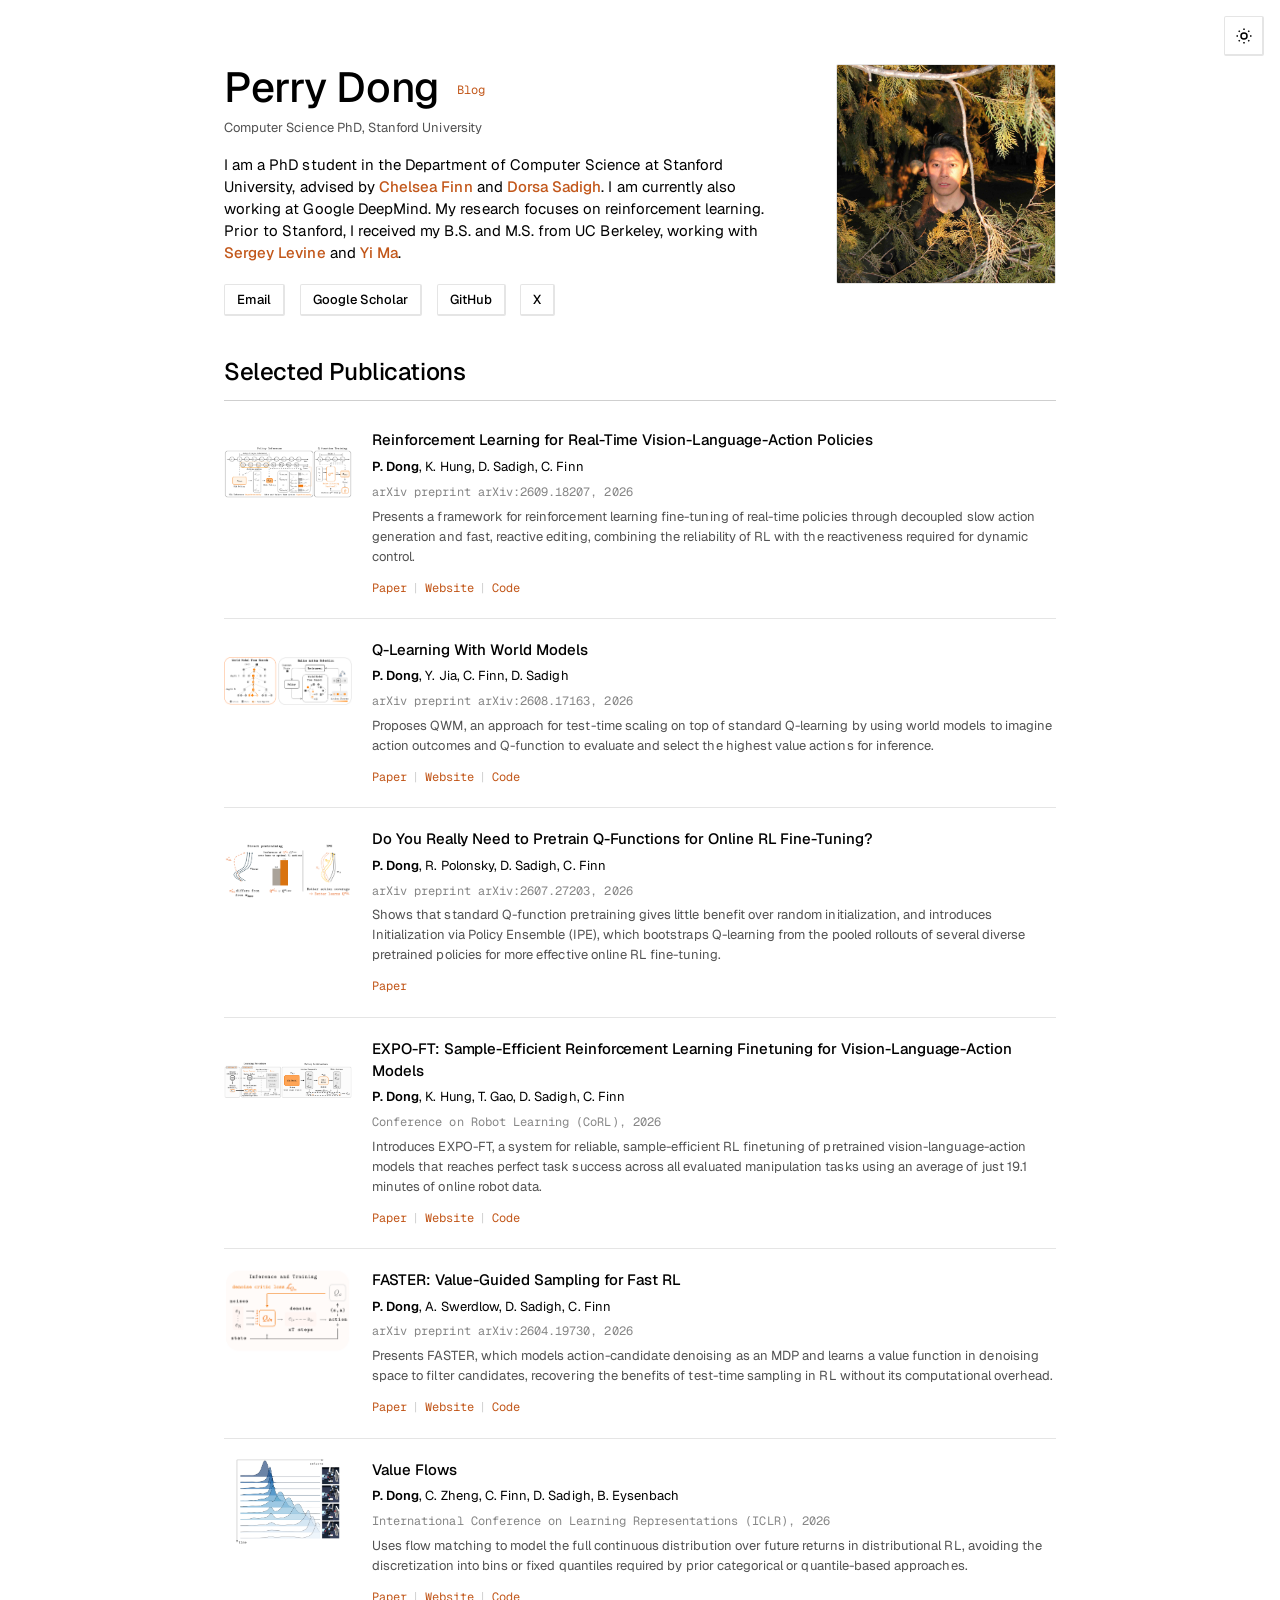
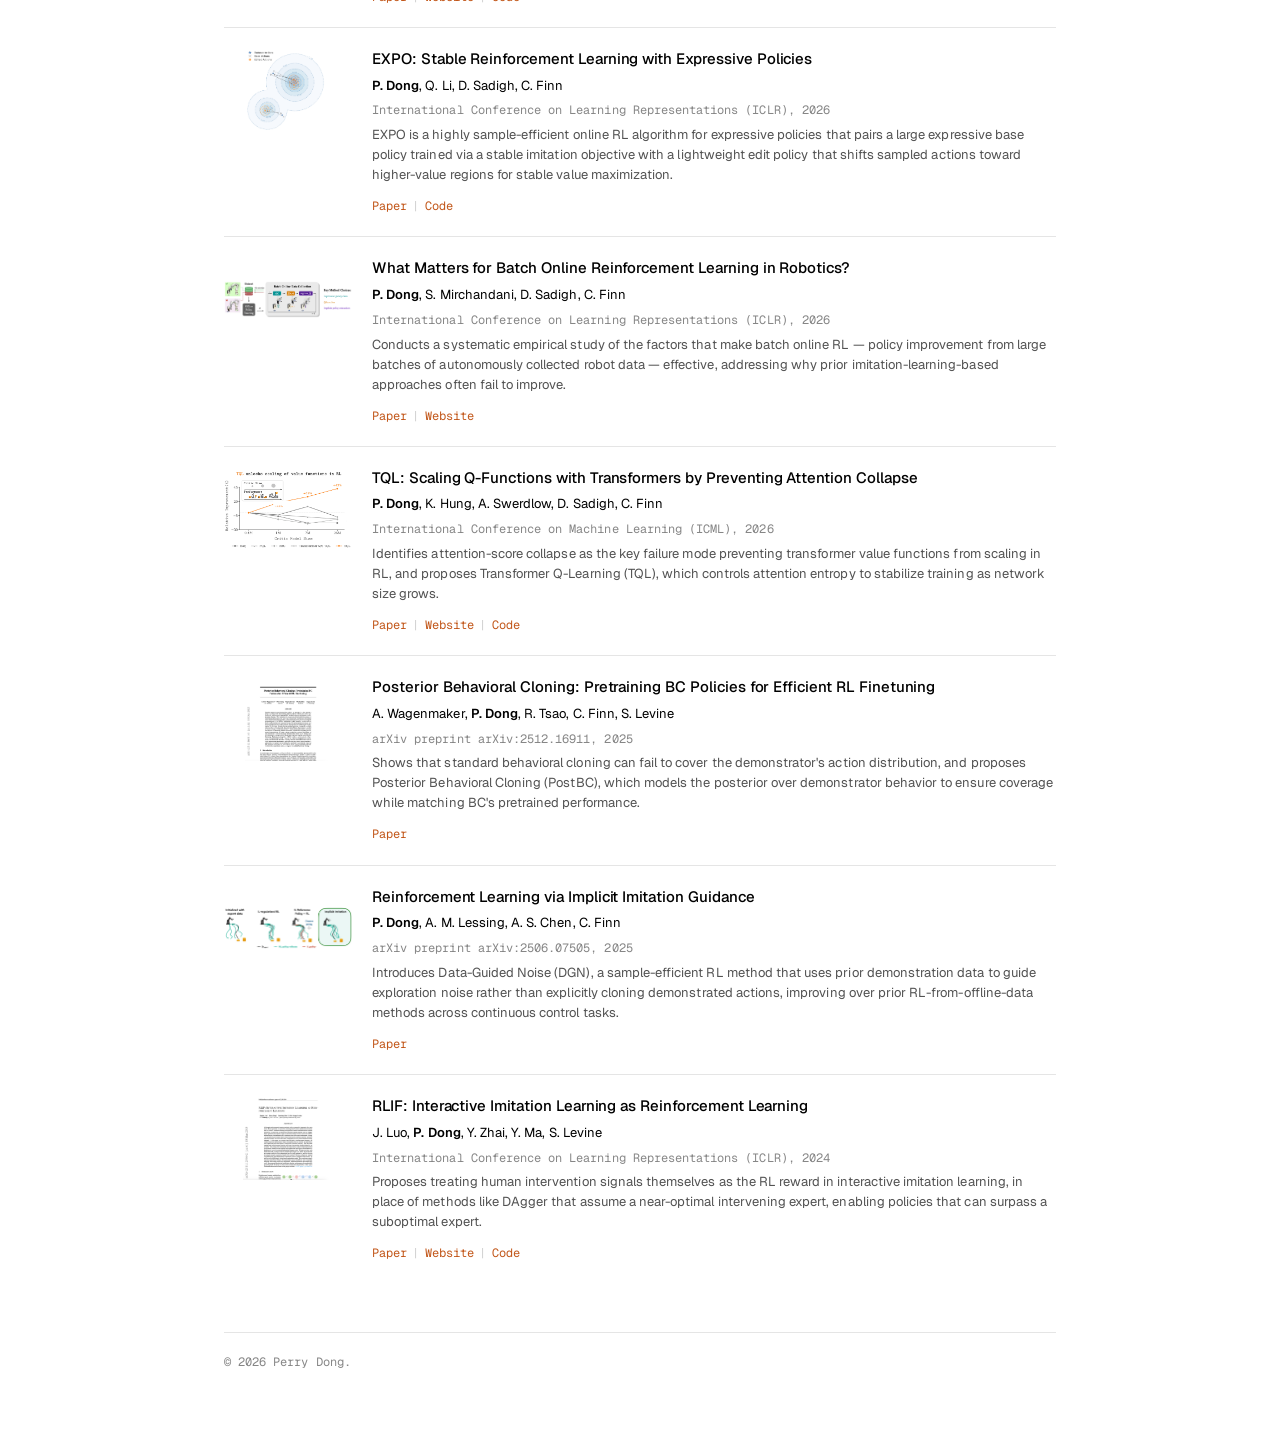
<file: index.html>
<!DOCTYPE html>
<html lang="en">
<head>
<meta charset="UTF-8">
<meta name="viewport" content="width=device-width, initial-scale=1.0">
<title>Perry Dong</title>
<meta name="description" content="Personal academic homepage of Perry Dong.">
<link rel="preconnect" href="https://fonts.googleapis.com">
<link rel="preconnect" href="https://fonts.gstatic.com" crossorigin>
<link href="https://fonts.googleapis.com/css2?family=Geist:wght@400;500;600&family=Geist+Mono:wght@400;500&display=swap" rel="stylesheet">
<link rel="stylesheet" href="style.css">
<link rel="icon" href="assets/favicon.svg" type="image/svg+xml">
</head>
<body>

<button id="theme-toggle" aria-label="Toggle dark mode" title="Toggle dark mode">
  <svg id="icon-sun" viewBox="0 0 24 24" fill="none" stroke="currentColor" stroke-width="2"><circle cx="12" cy="12" r="4"/><path d="M12 2v2M12 20v2M4.93 4.93l1.41 1.41M17.66 17.66l1.41 1.41M2 12h2M20 12h2M6.34 17.66l-1.41 1.41M19.07 4.93l-1.41 1.41"/></svg>
  <svg id="icon-moon" viewBox="0 0 24 24" fill="none" stroke="currentColor" stroke-width="2"><path d="M21 12.79A9 9 0 1 1 11.21 3 7 7 0 0 0 21 12.79Z"/></svg>
</button>

<div class="wrap">

  <header class="hero">
    <div class="hero-text">
      <h1>Perry Dong <a href="blog.html" class="blog-link">Blog</a></h1>
      <p class="tagline">Computer Science PhD, Stanford University</p>
      <p class="intro">
        I am a PhD student in the Department of Computer Science at Stanford University, advised by
        <a href="https://ai.stanford.edu/~cbfinn/">Chelsea Finn</a> and <a href="https://dorsa.fyi/">Dorsa Sadigh</a>. I am currently also working at Google DeepMind. My research focuses on reinforcement learning. Prior to
        Stanford, I received my B.S. and M.S. from UC Berkeley,
        working with <a href="https://people.eecs.berkeley.edu/~svlevine/">Sergey Levine</a> and <a href="https://www.ai.hku.hk/people/academic-staff/mayi">Yi Ma</a>.
      </p>

      <nav class="links" aria-label="Contact and profile links">
        <a href="mailto:perryd@stanford.edu">Email</a>
        <a href="https://scholar.google.com/citations?user=3Eu7CagAAAAJ&hl=en">Google Scholar</a>
        <a href="https://github.com/pd-perry">GitHub</a>
        <a href="https://x.com/perryadong">X</a>
      </nav>
    </div>

    <div class="hero-photo">
      <img src="perrydong.jpg" alt="Profile photo" width="220" height="220">
    </div>
  </header>

  <!-- <nav class="sections-nav" aria-label="Page sections">
    <a href="#publications">Publications</a>
  </nav> -->

  <main>

    <section id="publications">
      <h2>Selected Publications</h2>

      <article class="pub">
        <div class="pub-thumb"><img src="figures/real-time_expo-ft.png" alt="Real-Time EXPO-FT figure"></div>
        <div class="pub-body">
          <h3>Reinforcement Learning for Real-Time Vision-Language-Action Policies</h3>
          <p class="pub-authors"><strong>P. Dong</strong>, K. Hung, D. Sadigh, C. Finn</p>
          <p class="pub-venue">arXiv preprint arXiv:2609.18207, 2026</p>
          <p class="pub-abstract">Presents a framework for reinforcement
learning fine-tuning of real-time policies through decoupled slow action generation and fast, reactive editing, combining the reliability of RL with the reactiveness required for dynamic control.</p>
          <div class="pub-links">
            <a href="https://arxiv.org/abs/2609.18207">Paper</a> <span class="pub-sep">|</span> <a href="https://pd-perry.github.io/real-time-expo-ft/">Website</a> <span class="pub-sep">|</span> <a href="https://github.com/pd-perry/expo-ft">Code</a>
          </div>
        </div>
      </article>

      <article class="pub">
        <div class="pub-thumb"><img src="figures/qwm.png" alt="Q-Learning With World Models figure"></div>
        <div class="pub-body">
          <h3>Q-Learning With World Models</h3>
          <p class="pub-authors"><strong>P. Dong</strong>, Y. Jia, C. Finn, D. Sadigh</p>
          <p class="pub-venue">arXiv preprint arXiv:2608.17163, 2026</p>
          <p class="pub-abstract">Proposes QWM, an approach for test-time scaling on top of standard Q-learning by using world models to imagine action outcomes and Q-function to evaluate and select the highest value actions for inference.</p>
          <div class="pub-links">
            <a href="https://arxiv.org/abs/2608.17163">Paper</a> <span class="pub-sep">|</span> <a href="https://pd-perry.github.io/qwm/">Website</a> <span class="pub-sep">|</span> <a href="#">Code</a>          </div>
        </div>
      </article>

      <article class="pub">
        <div class="pub-thumb"><img src="figures/ipe.png" alt="Do You Really Need to Pretrain Q-Functions for Online RL Fine-Tuning? figure"></div>
        <div class="pub-body">
          <h3>Do You Really Need to Pretrain Q-Functions for Online RL Fine-Tuning?</h3>
          <p class="pub-authors"><strong>P. Dong</strong>, R. Polonsky, D. Sadigh, C. Finn</p>
          <p class="pub-venue">arXiv preprint arXiv:2607.27203, 2026</p>
          <p class="pub-abstract">Shows that standard Q-function pretraining gives little benefit over random initialization, and introduces Initialization via Policy Ensemble (IPE), which bootstraps Q-learning from the pooled rollouts of several diverse pretrained policies for more effective online RL fine-tuning. </p>
          <div class="pub-links">
            <a href="https://arxiv.org/abs/2607.27203">Paper</a>        </div>
        </div>
      </article>

      <article class="pub">
        <div class="pub-thumb"><img src="figures/expo-ft.png" alt="EXPO-FT figure"></div>
        <div class="pub-body">
          <h3>EXPO-FT: Sample-Efficient Reinforcement Learning Finetuning for Vision-Language-Action Models</h3>
          <p class="pub-authors"><strong>P. Dong</strong>, K. Hung, T. Gao, D. Sadigh, C. Finn</p>
          <p class="pub-venue">Conference on Robot Learning (CoRL), 2026</p>
          <p class="pub-abstract">Introduces EXPO-FT, a system for reliable, sample-efficient RL finetuning of pretrained vision-language-action models that reaches perfect task success across all evaluated manipulation tasks using an average of just 19.1 minutes of online robot data.</p>
          <div class="pub-links">
            <a href="https://arxiv.org/abs/2605.25477">Paper</a> <span class="pub-sep">|</span> <a href="https://pd-perry.github.io/expo-ft/">Website</a> <span class="pub-sep">|</span> <a href="https://github.com/pd-perry/expo-ft">Code</a>          </div>
        </div>
      </article>

      <article class="pub">
        <div class="pub-thumb"><img src="figures/faster.png" alt="FASTER figure"></div>
        <div class="pub-body">
          <h3>FASTER: Value-Guided Sampling for Fast RL</h3>
          <p class="pub-authors"><strong>P. Dong</strong>, A. Swerdlow, D. Sadigh, C. Finn</p>
          <p class="pub-venue">arXiv preprint arXiv:2604.19730, 2026</p>
          <p class="pub-abstract">Presents FASTER, which models action-candidate denoising as an MDP and learns a value function in denoising space to filter candidates, recovering the benefits of test-time sampling in RL without its computational overhead.</p>
          <div class="pub-links">
            <a href="https://arxiv.org/abs/2604.19730">Paper</a> <span class="pub-sep">|</span> <a href="https://pd-perry.github.io/faster/">Website</a> <span class="pub-sep">|</span> <a href="https://github.com/alexanderswerdlow/faster">Code</a>          </div>
        </div>
      </article>

      <article class="pub">
        <div class="pub-thumb"><img src="figures/value_flows.jpg" alt="Value Flows figure"></div>
        <div class="pub-body">
          <h3>Value Flows</h3>
          <p class="pub-authors"><strong>P. Dong</strong>, C. Zheng, C. Finn, D. Sadigh, B. Eysenbach</p>
          <p class="pub-venue">International Conference on Learning Representations (ICLR), 2026</p>
          <p class="pub-abstract">Uses flow matching to model the full continuous distribution over future returns in distributional RL, avoiding the discretization into bins or fixed quantiles required by prior categorical or quantile-based approaches.</p>
          <div class="pub-links">
            <a href="https://arxiv.org/abs/2510.07650">Paper</a> <span class="pub-sep">|</span> <a href="https://pd-perry.github.io/value-flows">Website</a> <span class="pub-sep">|</span> <a href="https://github.com/chongyi-zheng/value-flows">Code</a>          </div>
        </div>
      </article>

      <article class="pub">
        <div class="pub-thumb"><img src="figures/expo.png" alt="EXPO figure"></div>
        <div class="pub-body">
          <h3>EXPO: Stable Reinforcement Learning with Expressive Policies</h3>
          <p class="pub-authors"><strong>P. Dong</strong>, Q. Li, D. Sadigh, C. Finn</p>
          <p class="pub-venue">International Conference on Learning Representations (ICLR), 2026</p>
          <p class="pub-abstract">EXPO is a highly sample-efficient online RL algorithm for expressive policies that pairs a large expressive base policy trained via a stable imitation objective with a lightweight edit policy that shifts sampled actions toward higher-value regions for stable value maximization.</p>
          <div class="pub-links">
            <a href="https://arxiv.org/abs/2507.07986">Paper</a> <span class="pub-sep">|</span> <a href="https://github.com/pd-perry/EXPO">Code</a>          </div>
        </div>
      </article>

      <article class="pub">
        <div class="pub-thumb"><img src="figures/batch_online_rl.png" alt="What Matters for Batch Online Reinforcement Learning in Robotics? figure"></div>
        <div class="pub-body">
          <h3>What Matters for Batch Online Reinforcement Learning in Robotics?</h3>
          <p class="pub-authors"><strong>P. Dong</strong>, S. Mirchandani, D. Sadigh, C. Finn</p>
          <p class="pub-venue">International Conference on Learning Representations (ICLR), 2026</p>
          <p class="pub-abstract">Conducts a systematic empirical study of the factors that make batch online RL — policy improvement from large batches of autonomously collected robot data — effective, addressing why prior imitation-learning-based approaches often fail to improve.</p>
          <div class="pub-links">
            <a href="https://arxiv.org/abs/2505.08078">Paper</a> <span class="pub-sep">|</span> <a href="https://pd-perry.github.io/batch-online-rl/">Website</a>         </div>
        </div>
      </article>

      <article class="pub">
        <div class="pub-thumb"><img src="figures/tql.jpg" alt="TQL figure"></div>
        <div class="pub-body">
          <h3>TQL: Scaling Q-Functions with Transformers by Preventing Attention Collapse</h3>
          <p class="pub-authors"><strong>P. Dong</strong>, K. Hung, A. Swerdlow, D. Sadigh, C. Finn</p>
          <p class="pub-venue">International Conference on Machine Learning (ICML), 2026</p>
          <p class="pub-abstract">Identifies attention-score collapse as the key failure mode preventing transformer value functions from scaling in RL, and proposes Transformer Q-Learning (TQL), which controls attention entropy to stabilize training as network size grows.</p>
          <div class="pub-links">
            <a href="https://arxiv.org/abs/2602.01439">Paper</a> <span class="pub-sep">|</span> <a href="https://pd-perry.github.io/transformer-q-learning/">Website</a> <span class="pub-sep">|</span> <a href="https://github.com/pd-perry/TQL">Code</a>          </div>
        </div>
      </article>

      <article class="pub">
        <div class="pub-thumb"><img src="figures/postbc.png" alt="Posterior Behavioral Cloning figure"></div>
        <div class="pub-body">
          <h3>Posterior Behavioral Cloning: Pretraining BC Policies for Efficient RL Finetuning</h3>
          <p class="pub-authors">A. Wagenmaker, <strong>P. Dong</strong>, R. Tsao, C. Finn, S. Levine</p>
          <p class="pub-venue">arXiv preprint arXiv:2512.16911, 2025</p>
          <p class="pub-abstract">Shows that standard behavioral cloning can fail to cover the demonstrator's action distribution, and proposes Posterior Behavioral Cloning (PostBC), which models the posterior over demonstrator behavior to ensure coverage while matching BC's pretrained performance.</p>
          <div class="pub-links">
            <a href="https://arxiv.org/abs/2512.16911">Paper</a>         </div>
        </div>
      </article>

      <article class="pub">
        <div class="pub-thumb"><img src="figures/rl_implicit.png" alt="Reinforcement Learning via Implicit Imitation Guidance figure"></div>
        <div class="pub-body">
          <h3>Reinforcement Learning via Implicit Imitation Guidance</h3>
          <p class="pub-authors"><strong>P. Dong</strong>, A. M. Lessing, A. S. Chen, C. Finn</p>
          <p class="pub-venue">arXiv preprint arXiv:2506.07505, 2025</p>
          <p class="pub-abstract">Introduces Data-Guided Noise (DGN), a sample-efficient RL method that uses prior demonstration data to guide exploration noise rather than explicitly cloning demonstrated actions, improving over prior RL-from-offline-data methods across continuous control tasks.</p>
          <div class="pub-links">
            <a href="https://arxiv.org/abs/2506.07505">Paper</a>         </div>
        </div>
      </article>


      <article class="pub">
        <div class="pub-thumb"><img src="figures/rlif.png" alt="RLIF figure"></div>
        <div class="pub-body">
          <h3>RLIF: Interactive Imitation Learning as Reinforcement Learning</h3>
          <p class="pub-authors">J. Luo, <strong>P. Dong</strong>, Y. Zhai, Y. Ma, S. Levine</p>
          <p class="pub-venue">International Conference on Learning Representations (ICLR), 2024</p>
          <p class="pub-abstract">Proposes treating human intervention signals themselves as the RL reward in interactive imitation learning, in place of methods like DAgger that assume a near-optimal intervening expert, enabling policies that can surpass a suboptimal expert.</p>
          <div class="pub-links">
            <a href="https://arxiv.org/abs/2311.12996">Paper</a> <span class="pub-sep">|</span> <a href="https://rlif-page.github.io/">Website</a> <span class="pub-sep">|</span> <a href="https://github.com/pd-perry/RLIF">Code</a>          </div>
        </div>
      </article>



    </section>

  </main>

  <footer>
    <p>© 2026 Perry Dong.</p>
  </footer>

</div>

<script src="script.js"></script>
</body>
</html>
</file>
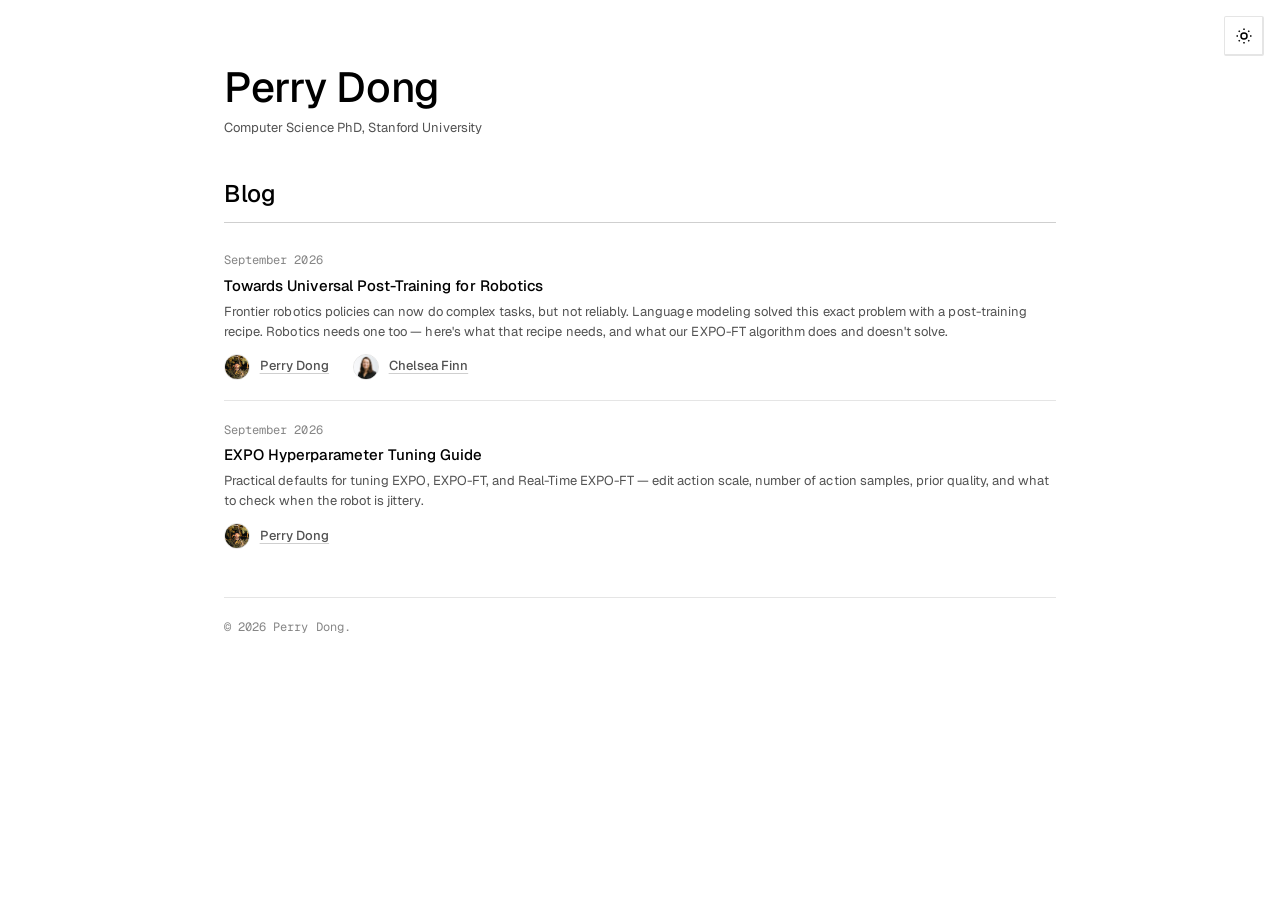
<file: blog.html>
<!DOCTYPE html>
<html lang="en">
<head>
<meta charset="UTF-8">
<meta name="viewport" content="width=device-width, initial-scale=1.0">
<title>Blog — Perry Dong</title>
<meta name="description" content="Blog posts by Perry Dong, PhD student in Computer Science at Stanford University.">
<link rel="preconnect" href="https://fonts.googleapis.com">
<link rel="preconnect" href="https://fonts.gstatic.com" crossorigin>
<link href="https://fonts.googleapis.com/css2?family=Geist:wght@400;500;600&family=Geist+Mono:wght@400;500&display=swap" rel="stylesheet">
<link rel="stylesheet" href="style.css">
<link rel="icon" href="assets/favicon.svg" type="image/svg+xml">
</head>
<body>

<button id="theme-toggle" aria-label="Toggle dark mode" title="Toggle dark mode">
  <svg id="icon-sun" viewBox="0 0 24 24" fill="none" stroke="currentColor" stroke-width="2"><circle cx="12" cy="12" r="4"/><path d="M12 2v2M12 20v2M4.93 4.93l1.41 1.41M17.66 17.66l1.41 1.41M2 12h2M20 12h2M6.34 17.66l-1.41 1.41M19.07 4.93l-1.41 1.41"/></svg>
  <svg id="icon-moon" viewBox="0 0 24 24" fill="none" stroke="currentColor" stroke-width="2"><path d="M21 12.79A9 9 0 1 1 11.21 3 7 7 0 0 0 21 12.79Z"/></svg>
</button>

<div class="wrap">

  <header class="blog-header">
    <h1><a href="index.html">Perry Dong</a></h1>
    <p class="tagline">Computer Science PhD, Stanford University</p>
  </header>

  <main>
    <section id="blog">
      <h2>Blog</h2>

      <article class="post">
        <div class="post-body">
          <p class="post-date">September 2026</p>
          <h3><a href="posts/post-training.html">Towards Universal Post-Training for Robotics</a></h3>
          <p class="post-excerpt">Frontier robotics policies can now do complex tasks, but not reliably. Language modeling solved this exact problem with a post-training recipe. Robotics needs one too &mdash; here's what that recipe needs, and what our EXPO-FT algorithm does and doesn't solve.</p>
          <div class="post-meta-authors post-card-authors">
            <a class="post-meta-author" href="index.html">
              <img src="perrydong.jpg" alt="Perry Dong" class="post-meta-avatar">
              <span class="post-meta-name">Perry Dong</span>
            </a>
            <a class="post-meta-author" href="https://ai.stanford.edu/~cbfinn/" target="_blank" rel="noopener">
              <img src="figures/blog/post_training/chelsea_finn.jpg" alt="Chelsea Finn" class="post-meta-avatar">
              <span class="post-meta-name">Chelsea Finn</span>
            </a>
          </div>
        </div>
      </article>

      <article class="post">
        <div class="post-body">
          <p class="post-date">September 2026</p>
          <h3><a href="posts/expo-tuning.html">EXPO Hyperparameter Tuning Guide</a></h3>
          <p class="post-excerpt">Practical defaults for tuning EXPO, EXPO-FT, and Real-Time EXPO-FT &mdash; edit action scale, number of action samples, prior quality, and what to check when the robot is jittery.</p>
          <div class="post-meta-authors post-card-authors">
            <a class="post-meta-author" href="index.html">
              <img src="perrydong.jpg" alt="Perry Dong" class="post-meta-avatar">
              <span class="post-meta-name">Perry Dong</span>
            </a>
          </div>
        </div>
      </article>
    </section>
  </main>

  <footer>
    <p>© 2026 Perry Dong.</p>
  </footer>

</div>

<script src="script.js"></script>
</body>
</html>
</file>
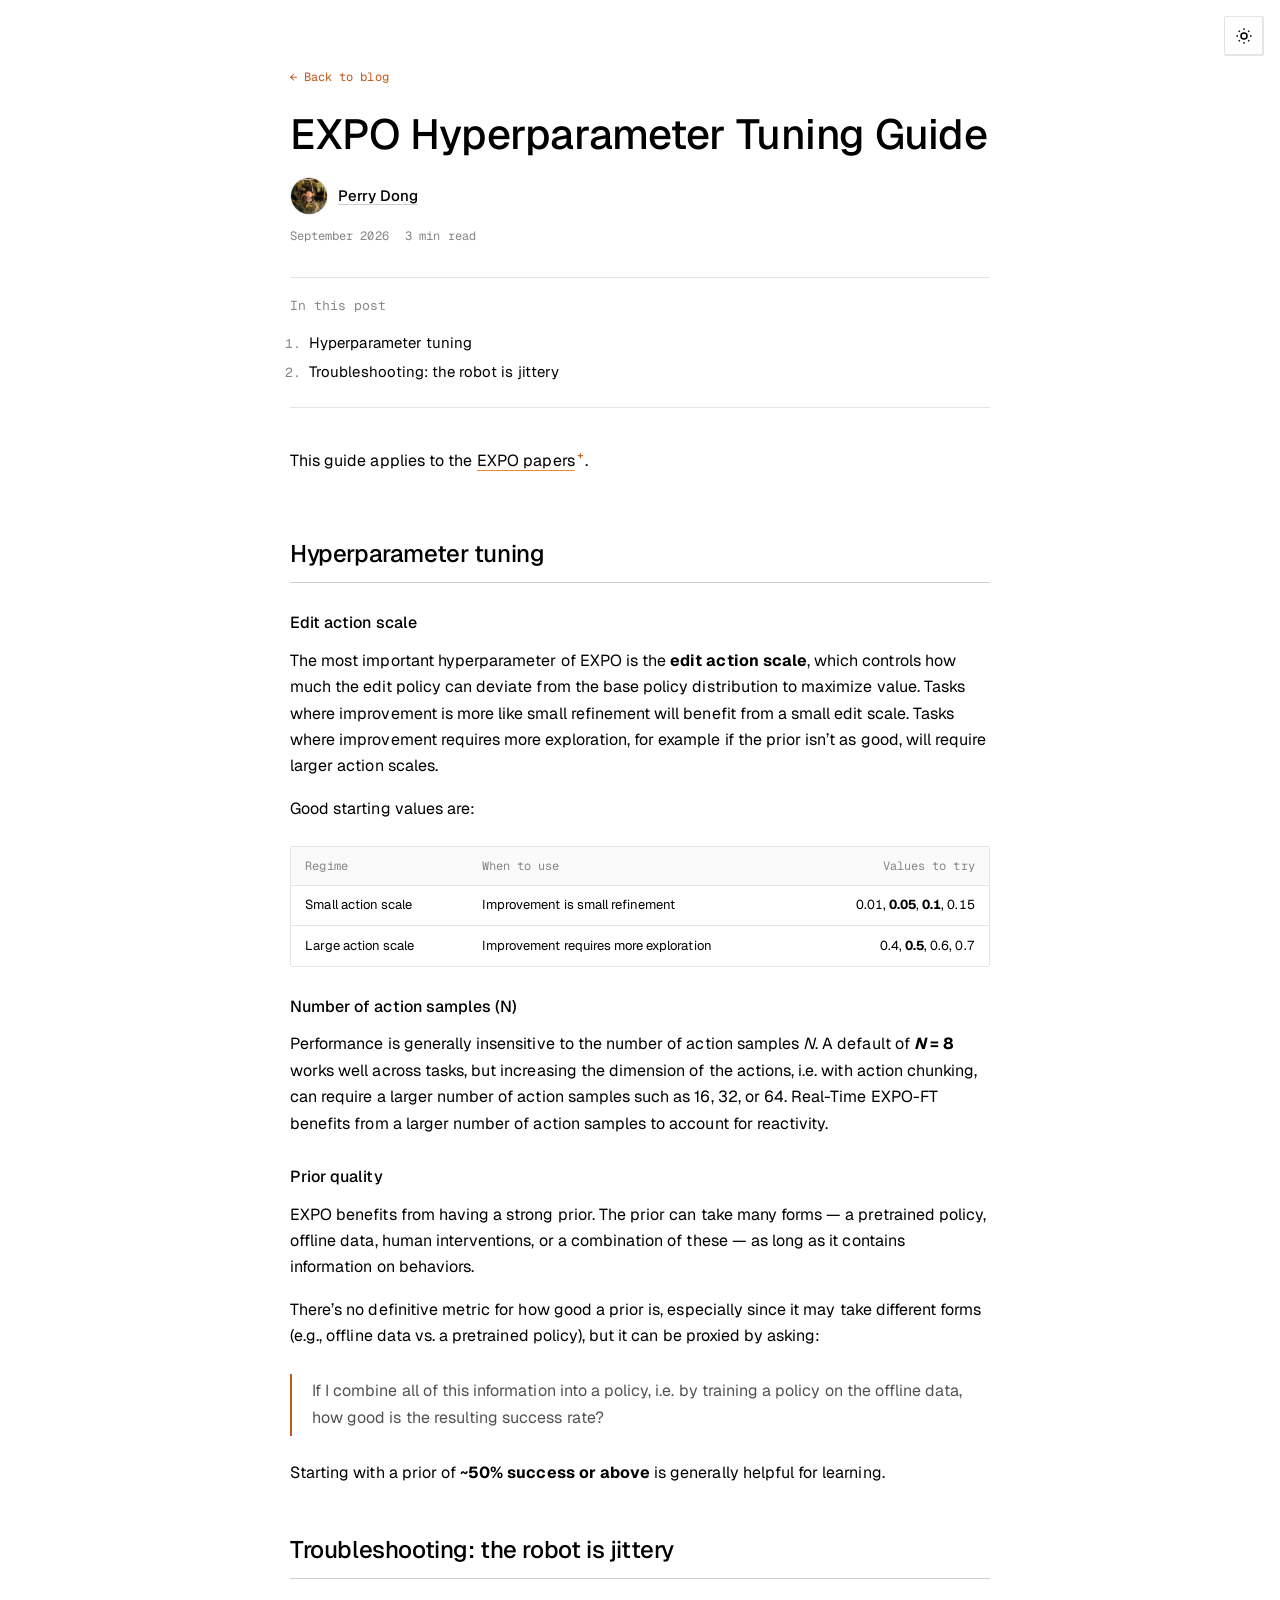
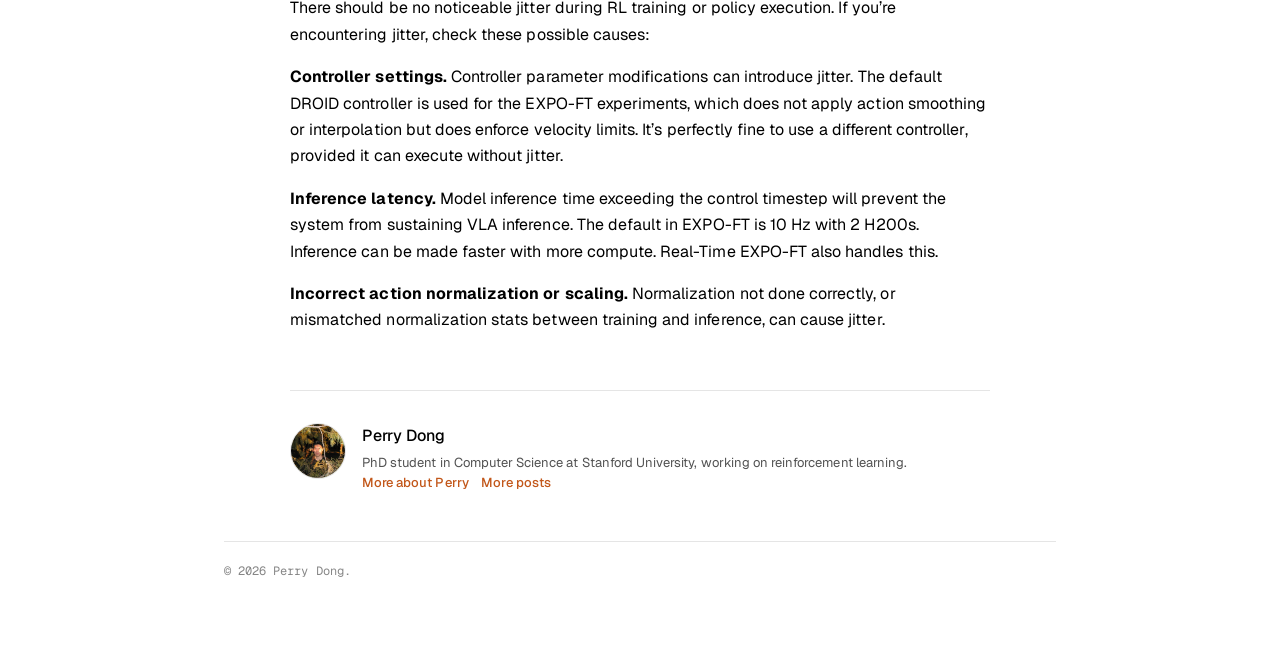
<file: posts/expo-tuning.html>
<!DOCTYPE html>
<html lang="en">
<head>
<meta charset="UTF-8">
<meta name="viewport" content="width=device-width, initial-scale=1.0">
<title>EXPO Hyperparameter Tuning Guide — Perry Dong</title>
<meta name="description" content="A practical guide to tuning EXPO, EXPO-FT, and Real-Time EXPO-FT: edit action scale, number of action samples, prior quality, and troubleshooting jitter. By Perry Dong, PhD student in Computer Science at Stanford University.">
<link rel="preconnect" href="https://fonts.googleapis.com">
<link rel="preconnect" href="https://fonts.gstatic.com" crossorigin>
<link href="https://fonts.googleapis.com/css2?family=Geist:wght@400;500;600&family=Geist+Mono:wght@400;500&display=swap" rel="stylesheet">
<link rel="stylesheet" href="../style.css">
<link rel="icon" href="../assets/favicon.svg" type="image/svg+xml">
</head>
<body>

<div class="reading-progress" id="reading-progress"></div>

<button id="theme-toggle" aria-label="Toggle dark mode" title="Toggle dark mode">
  <svg id="icon-sun" viewBox="0 0 24 24" fill="none" stroke="currentColor" stroke-width="2"><circle cx="12" cy="12" r="4"/><path d="M12 2v2M12 20v2M4.93 4.93l1.41 1.41M17.66 17.66l1.41 1.41M2 12h2M20 12h2M6.34 17.66l-1.41 1.41M19.07 4.93l-1.41 1.41"/></svg>
  <svg id="icon-moon" viewBox="0 0 24 24" fill="none" stroke="currentColor" stroke-width="2"><path d="M21 12.79A9 9 0 1 1 11.21 3 7 7 0 0 0 21 12.79Z"/></svg>
</button>

<button id="back-to-top" aria-label="Back to top" title="Back to top">
  <svg viewBox="0 0 24 24" fill="none" stroke="currentColor" stroke-width="2"><path d="M12 19V5M5 12l7-7 7 7"/></svg>
</button>

<div class="wrap">

  <main>
    <article class="post-page">
      <a href="../blog.html" class="back-link">&larr; Back to blog</a>
      <h1 class="post-title">EXPO Hyperparameter Tuning Guide</h1>

      <div class="post-meta">
        <div class="post-meta-authors">
          <a class="post-meta-author" href="../index.html">
            <img src="../perrydong.jpg" alt="Perry Dong" class="post-meta-avatar">
            <span class="post-meta-name">Perry Dong</span>
          </a>
        </div>
        <p class="post-date">September 2026 <span class="post-readtime">3 min read</span></p>
      </div>

      <nav class="post-toc" aria-label="Table of contents">
        <p class="post-toc-title">In this post</p>
        <ol>
          <li><a href="#hyperparameter-tuning">Hyperparameter tuning</a></li>
          <li><a href="#jitter">Troubleshooting: the robot is jittery</a></li>
        </ol>
      </nav>

      <div class="sidenote-wrap">
        <p>This guide applies to the <button type="button" class="sidenote-ref" aria-expanded="false" aria-controls="sn-expo">EXPO papers</button>.</p>
        <aside class="sidenote sidenote--wide" id="sn-expo" aria-label="Side note: EXPO papers">
          <div class="sidenote-inner">
            <div class="sidenote-body">
              <span class="sidenote-label">The EXPO papers</span>
              <p><a href="https://arxiv.org/abs/2507.07986">EXPO</a>: sample-efficient online reinforcement learning for expressive policies, pairing a base policy trained with imitation and a lightweight edit policy that shifts actions toward higher value.</p>
              <p><a href="https://arxiv.org/abs/2605.25477">EXPO-FT</a>: a framework for reinforcement learning fine-tuning of pretrained vision-language-action models on real robots using EXPO.</p>
              <p><a href="https://arxiv.org/abs/2609.18207">Real-Time EXPO-FT</a>: EXPO-FT for real-time execution by decoupling slow pretrained model action generation from fast, reactive editing for fast control and dynamic tasks.</p>
            </div>
          </div>
        </aside>
      </div>

      <h2 id="hyperparameter-tuning">Hyperparameter tuning</h2>

      <h3 id="edit-action-scale">Edit action scale</h3>

      <p>The most important hyperparameter of EXPO is the <strong>edit action scale</strong>, which controls how much the edit policy can deviate from the base policy distribution to maximize value. Tasks where improvement is more like small refinement will benefit from a small edit scale. Tasks where improvement requires more exploration, for example if the prior isn&rsquo;t as good, will require larger action scales.</p>

      <p>Good starting values are:</p>

      <div class="table-wrap">
        <table>
          <thead>
            <tr><th>Regime</th><th>When to use</th><th>Values to try</th></tr>
          </thead>
          <tbody>
            <tr><td>Small action scale</td><td>Improvement is small refinement</td><td>0.01, <strong>0.05</strong>, <strong>0.1</strong>, 0.15</td></tr>
            <tr><td>Large action scale</td><td>Improvement requires more exploration</td><td>0.4, <strong>0.5</strong>, 0.6, 0.7</td></tr>
          </tbody>
        </table>
      </div>

      <h3 id="action-samples">Number of action samples (N)</h3>

      <p>Performance is generally insensitive to the number of action samples <em>N</em>. A default of <strong><em>N</em> = 8</strong> works well across tasks, but increasing the dimension of the actions, i.e. with action chunking, can require a larger number of action samples such as 16, 32, or 64. Real-Time EXPO-FT benefits from a larger number of action samples to account for reactivity.</p>

      <h3 id="prior-quality">Prior quality</h3>

      <p>EXPO benefits from having a strong prior. The prior can take many forms &mdash; a pretrained policy, offline data, human interventions, or a combination of these &mdash; as long as it contains information on behaviors.</p>

      <p>There&rsquo;s no definitive metric for how good a prior is, especially since it may take different forms (e.g., offline data vs. a pretrained policy), but it can be proxied by asking:</p>

      <blockquote>
        <p>If I combine all of this information into a policy, i.e. by training a policy on the offline data, how good is the resulting success rate?</p>
      </blockquote>

      <p>Starting with a prior of <strong>~50% success or above</strong> is generally helpful for learning.</p>

      <h2 id="jitter">Troubleshooting: the robot is jittery</h2>

      <p>There should be no noticeable jitter during RL training or policy execution. If you&rsquo;re encountering jitter, check these possible causes:</p>

      <p><strong>Controller settings.</strong> Controller parameter modifications can introduce jitter. The default DROID controller is used for the EXPO-FT experiments, which does not apply action smoothing or interpolation but does enforce velocity limits. It&rsquo;s perfectly fine to use a different controller, provided it can execute without jitter.</p>

      <p><strong>Inference latency.</strong> Model inference time exceeding the control timestep will prevent the system from sustaining VLA inference. The default in EXPO-FT is 10 Hz with 2 H200s. Inference can be made faster with more compute. Real-Time EXPO-FT also handles this.</p>

      <p><strong>Incorrect action normalization or scaling.</strong> Normalization not done correctly, or mismatched normalization stats between training and inference, can cause jitter.</p>

      <div class="post-author-card">
        <img src="../perrydong.jpg" alt="Perry Dong" class="post-author-avatar">
        <div>
          <p class="post-author-name">Perry Dong</p>
          <p class="post-author-bio">PhD student in Computer Science at Stanford University, working on reinforcement learning.<br><a href="../index.html">More about Perry</a> <a href="../blog.html">More posts</a></p>
        </div>
      </div>
    </article>
  </main>

  <footer>
    <p>© 2026 Perry Dong.</p>
  </footer>

</div>

<script src="../script.js"></script>
</body>
</html>
</file>
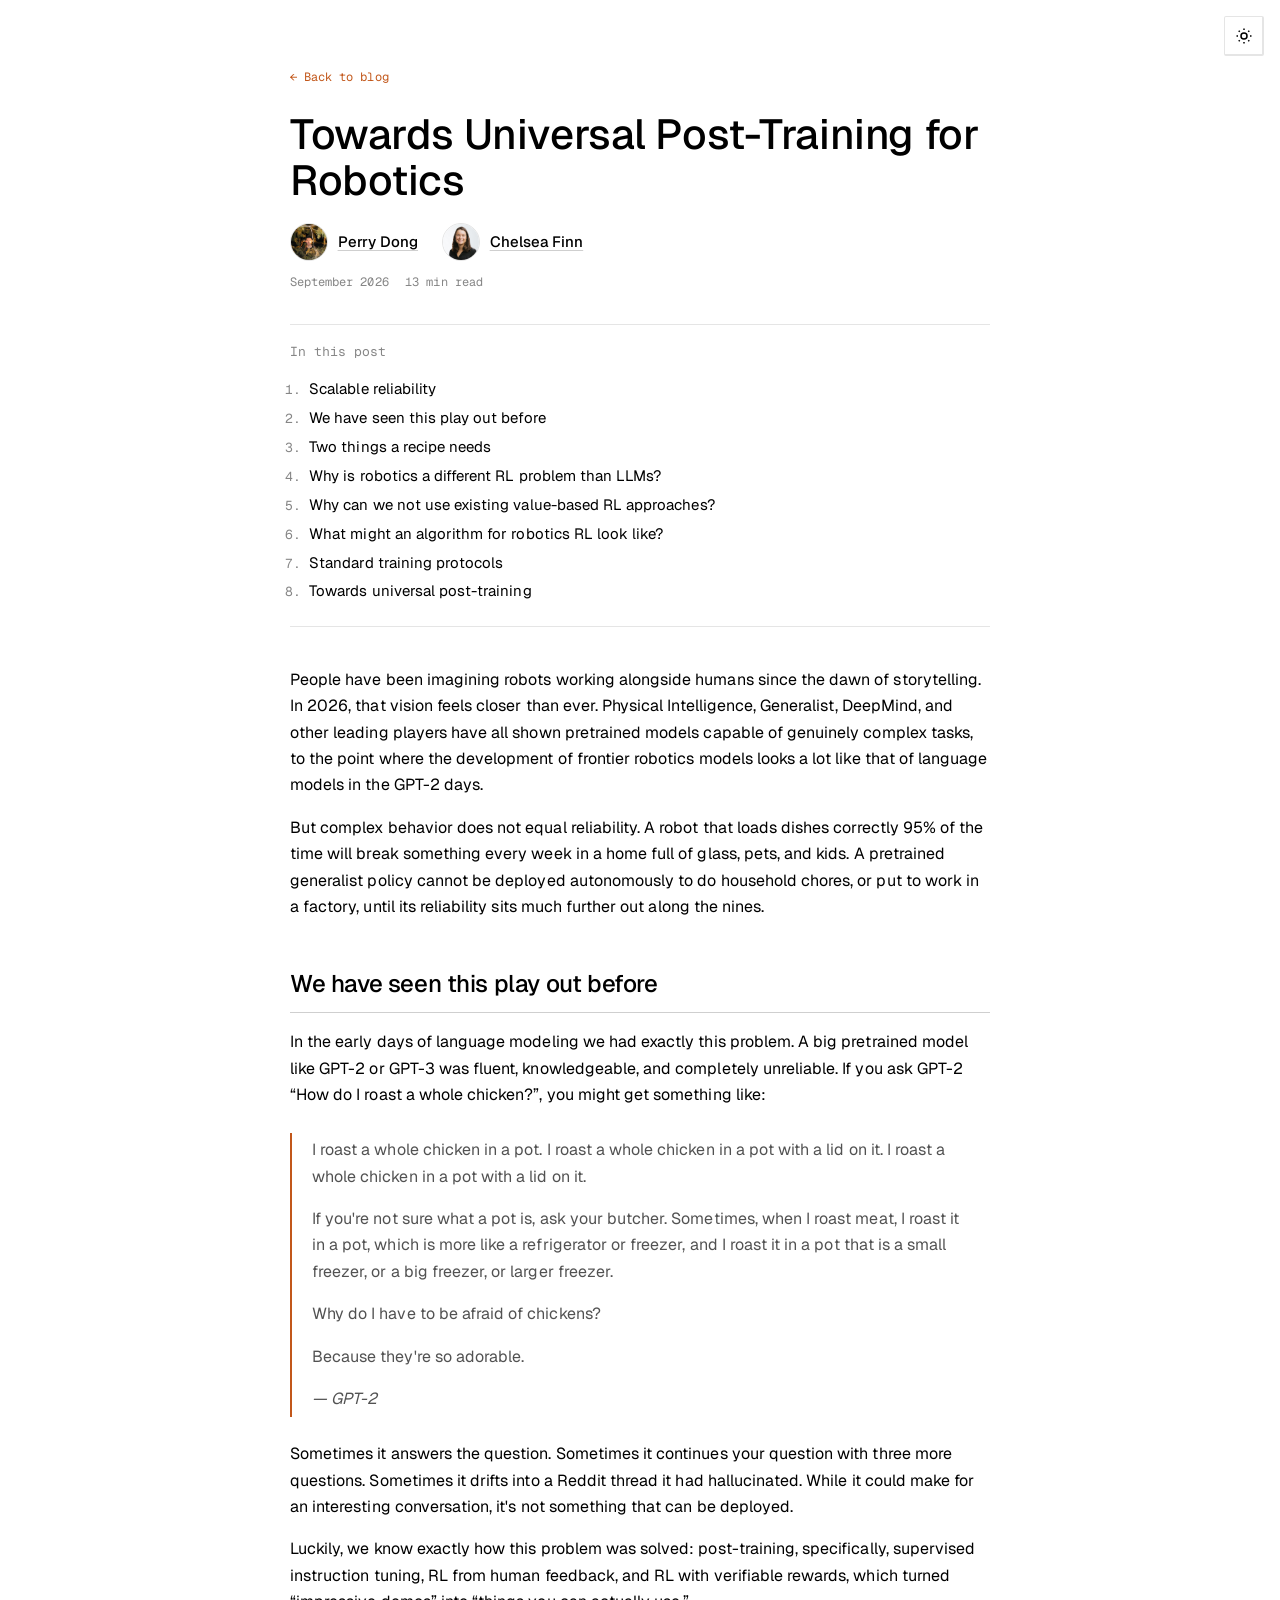
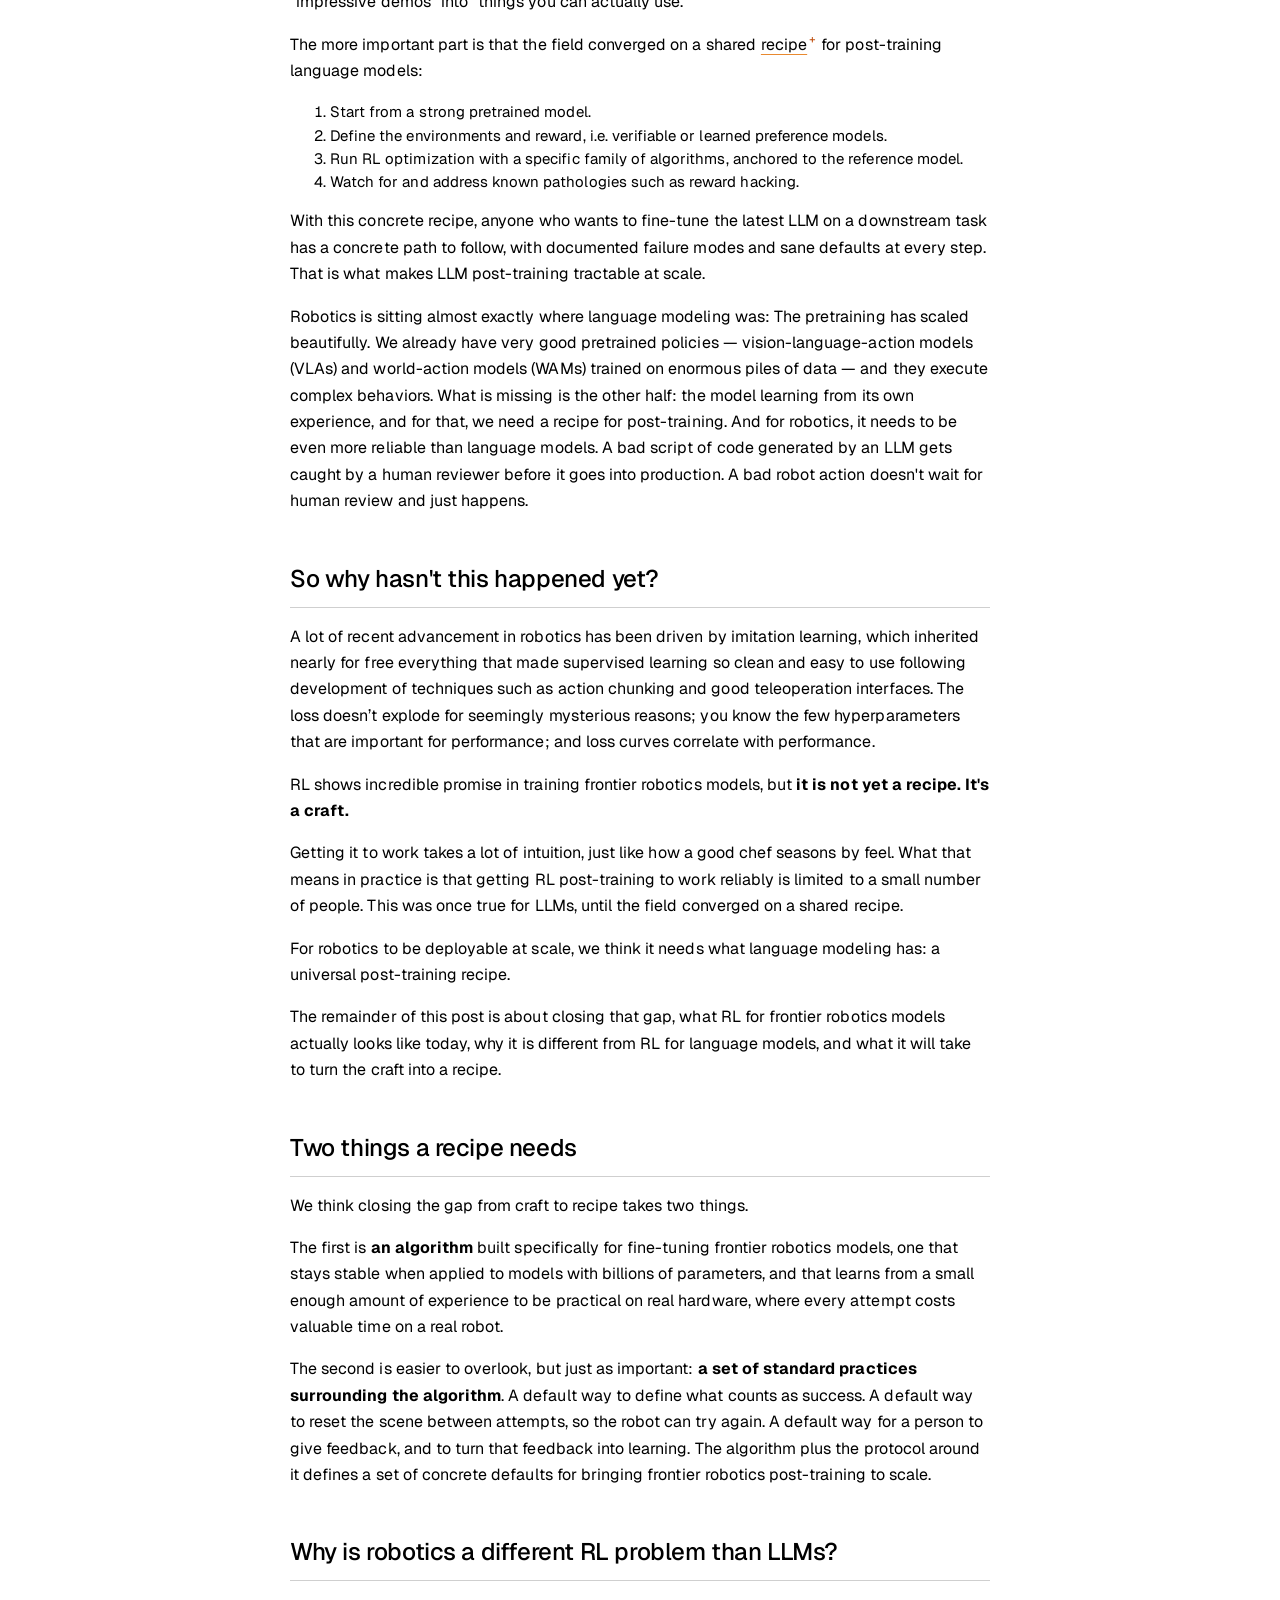
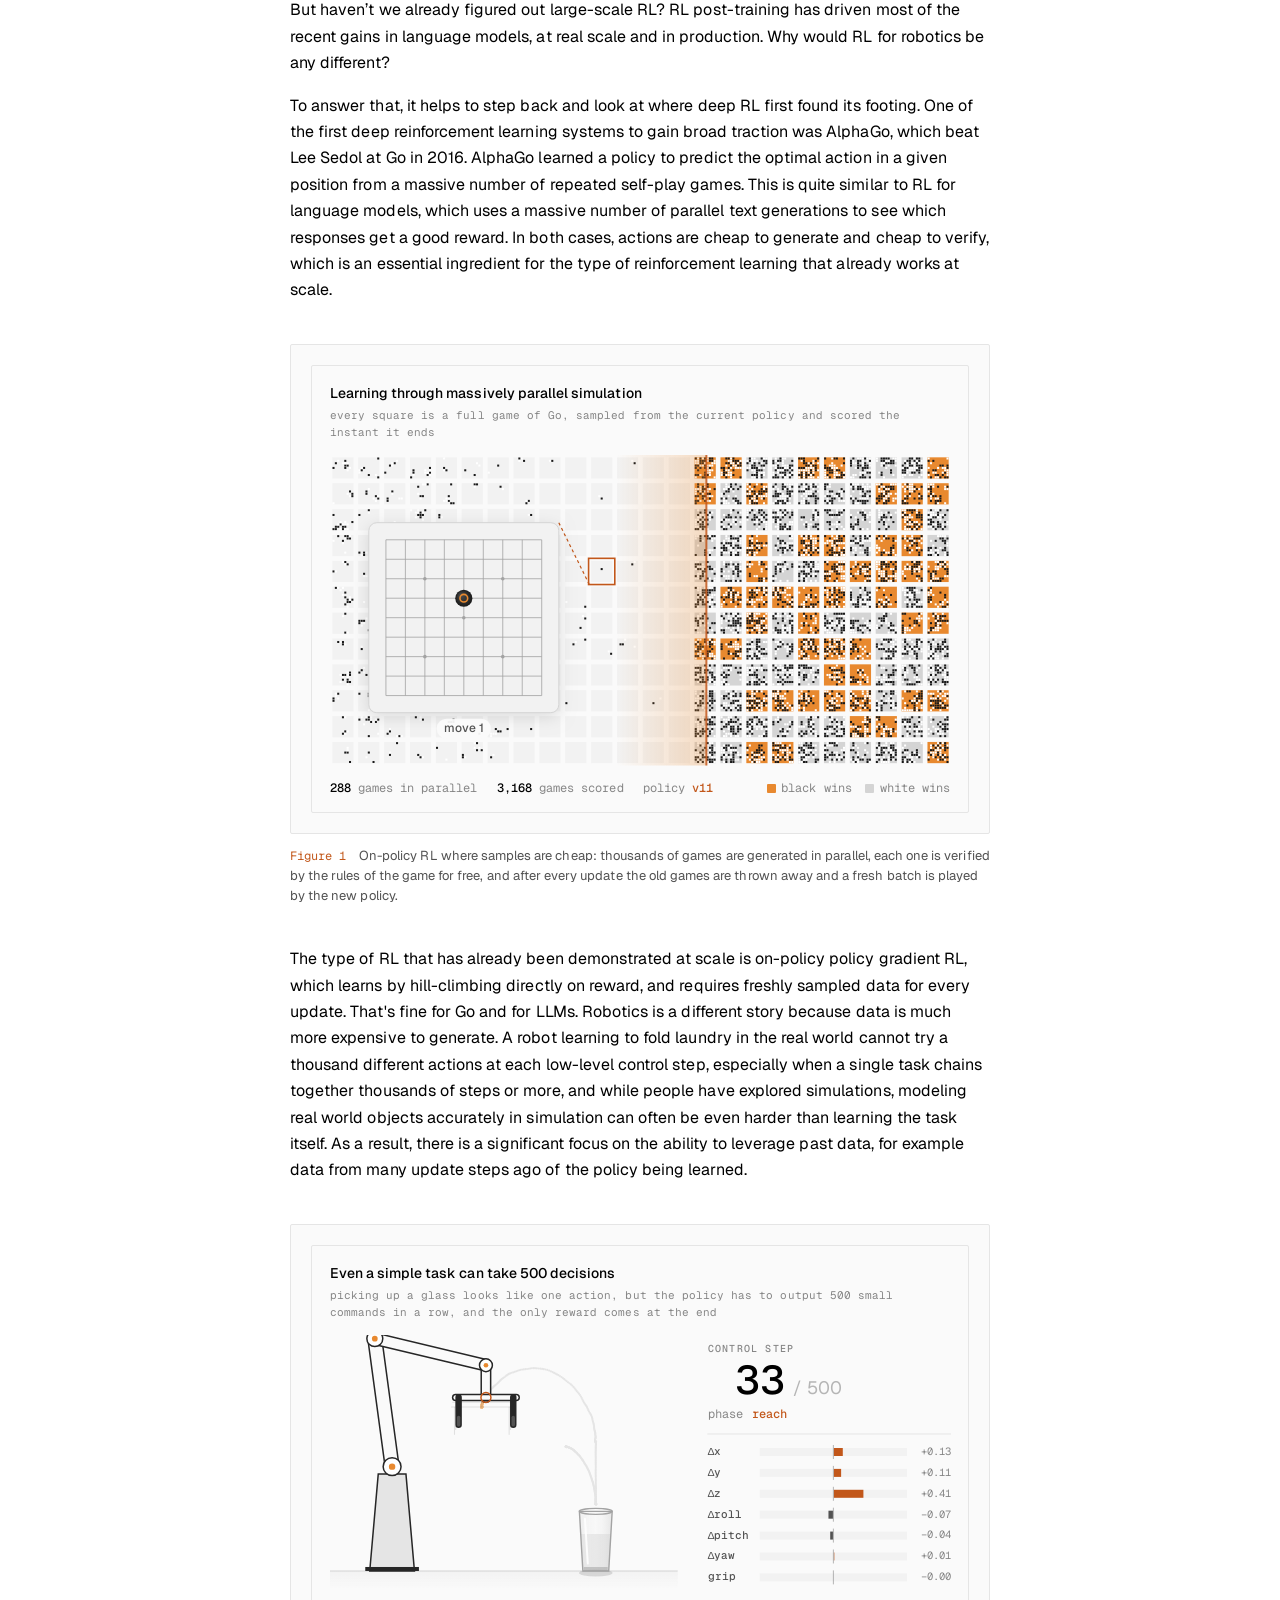
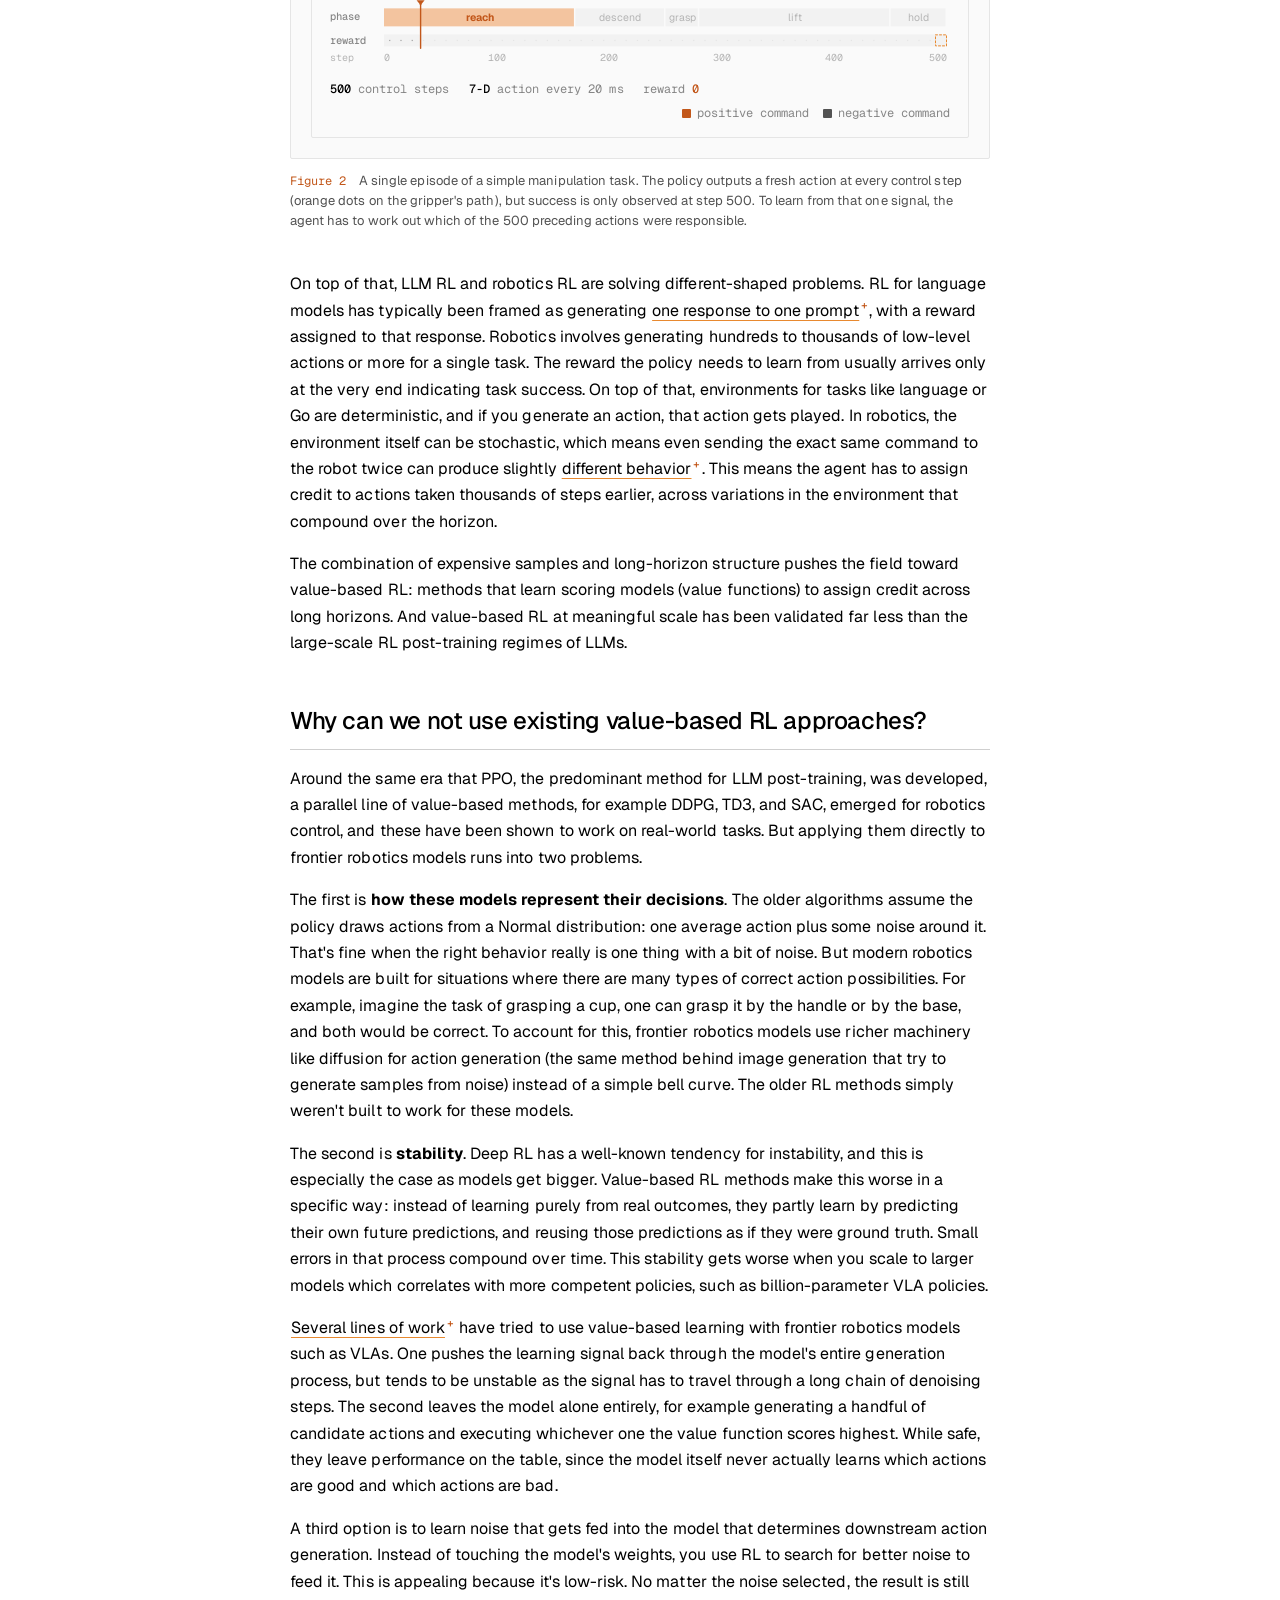
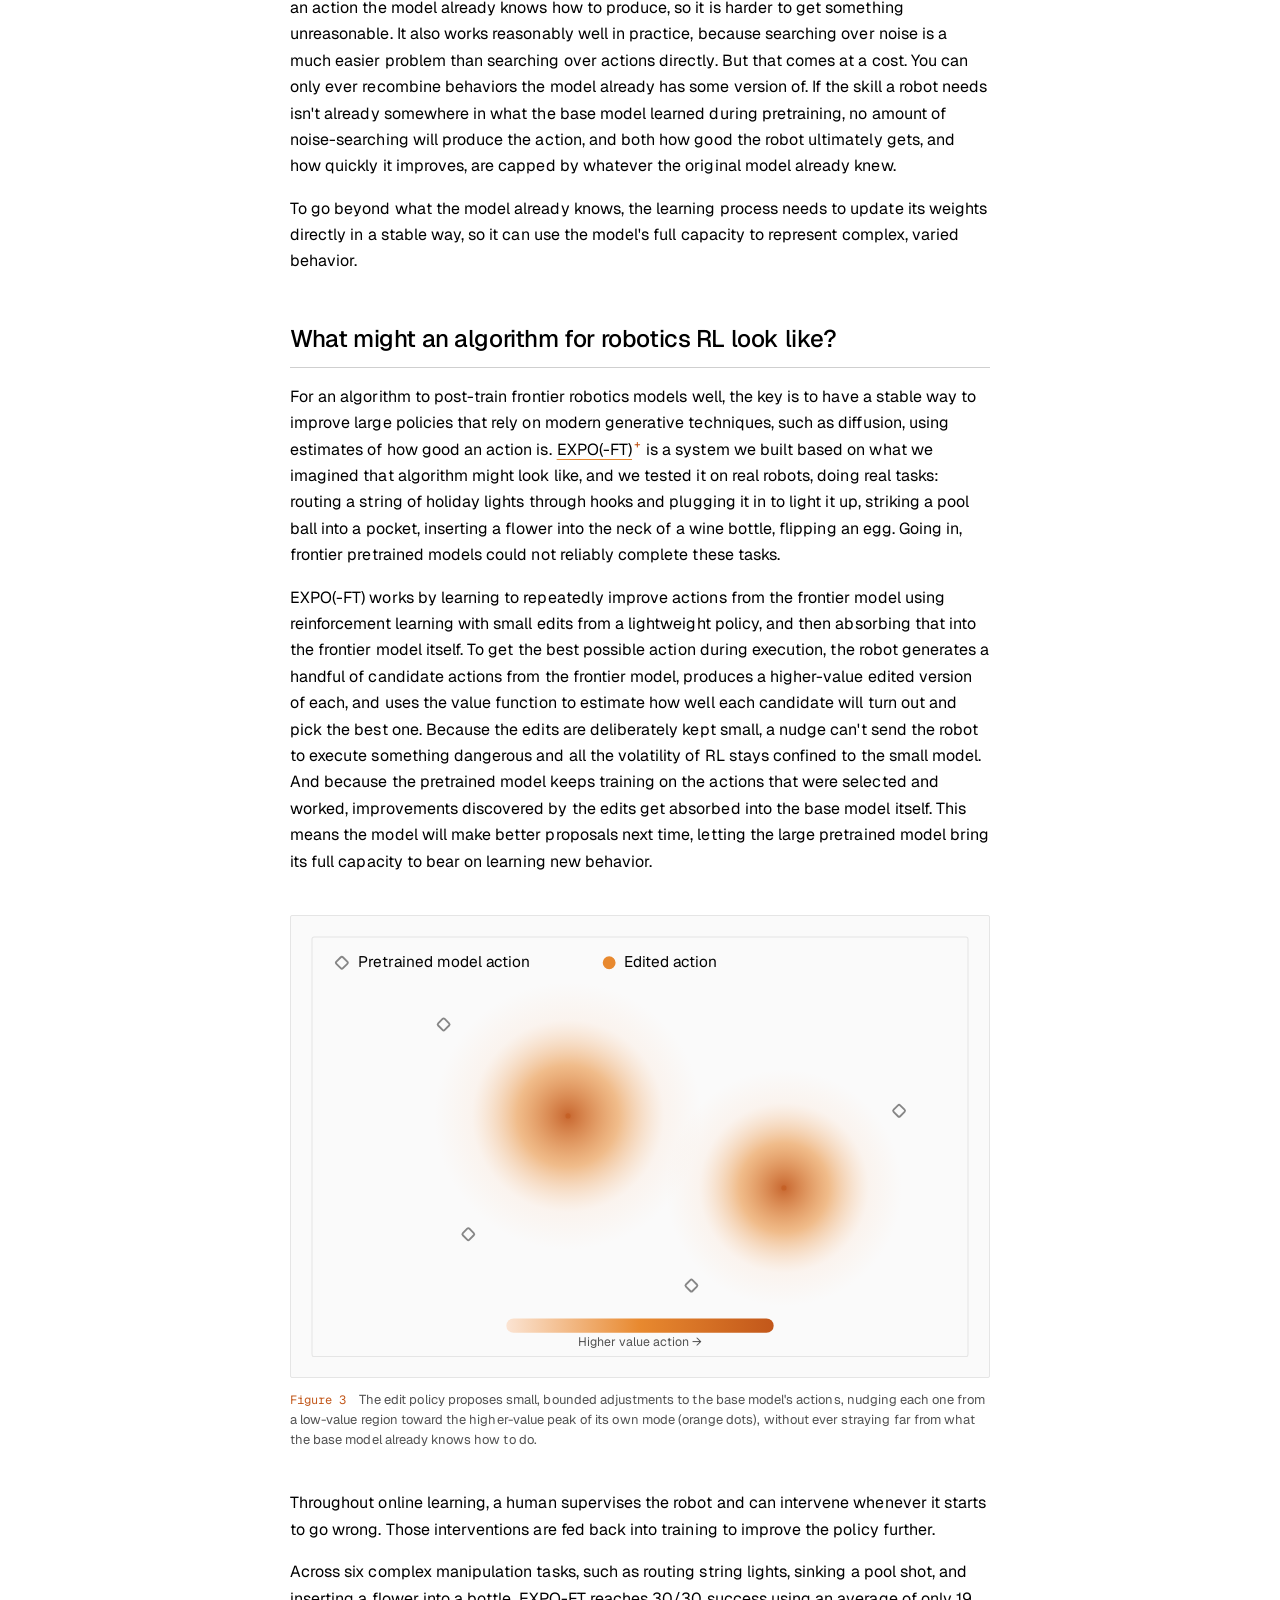
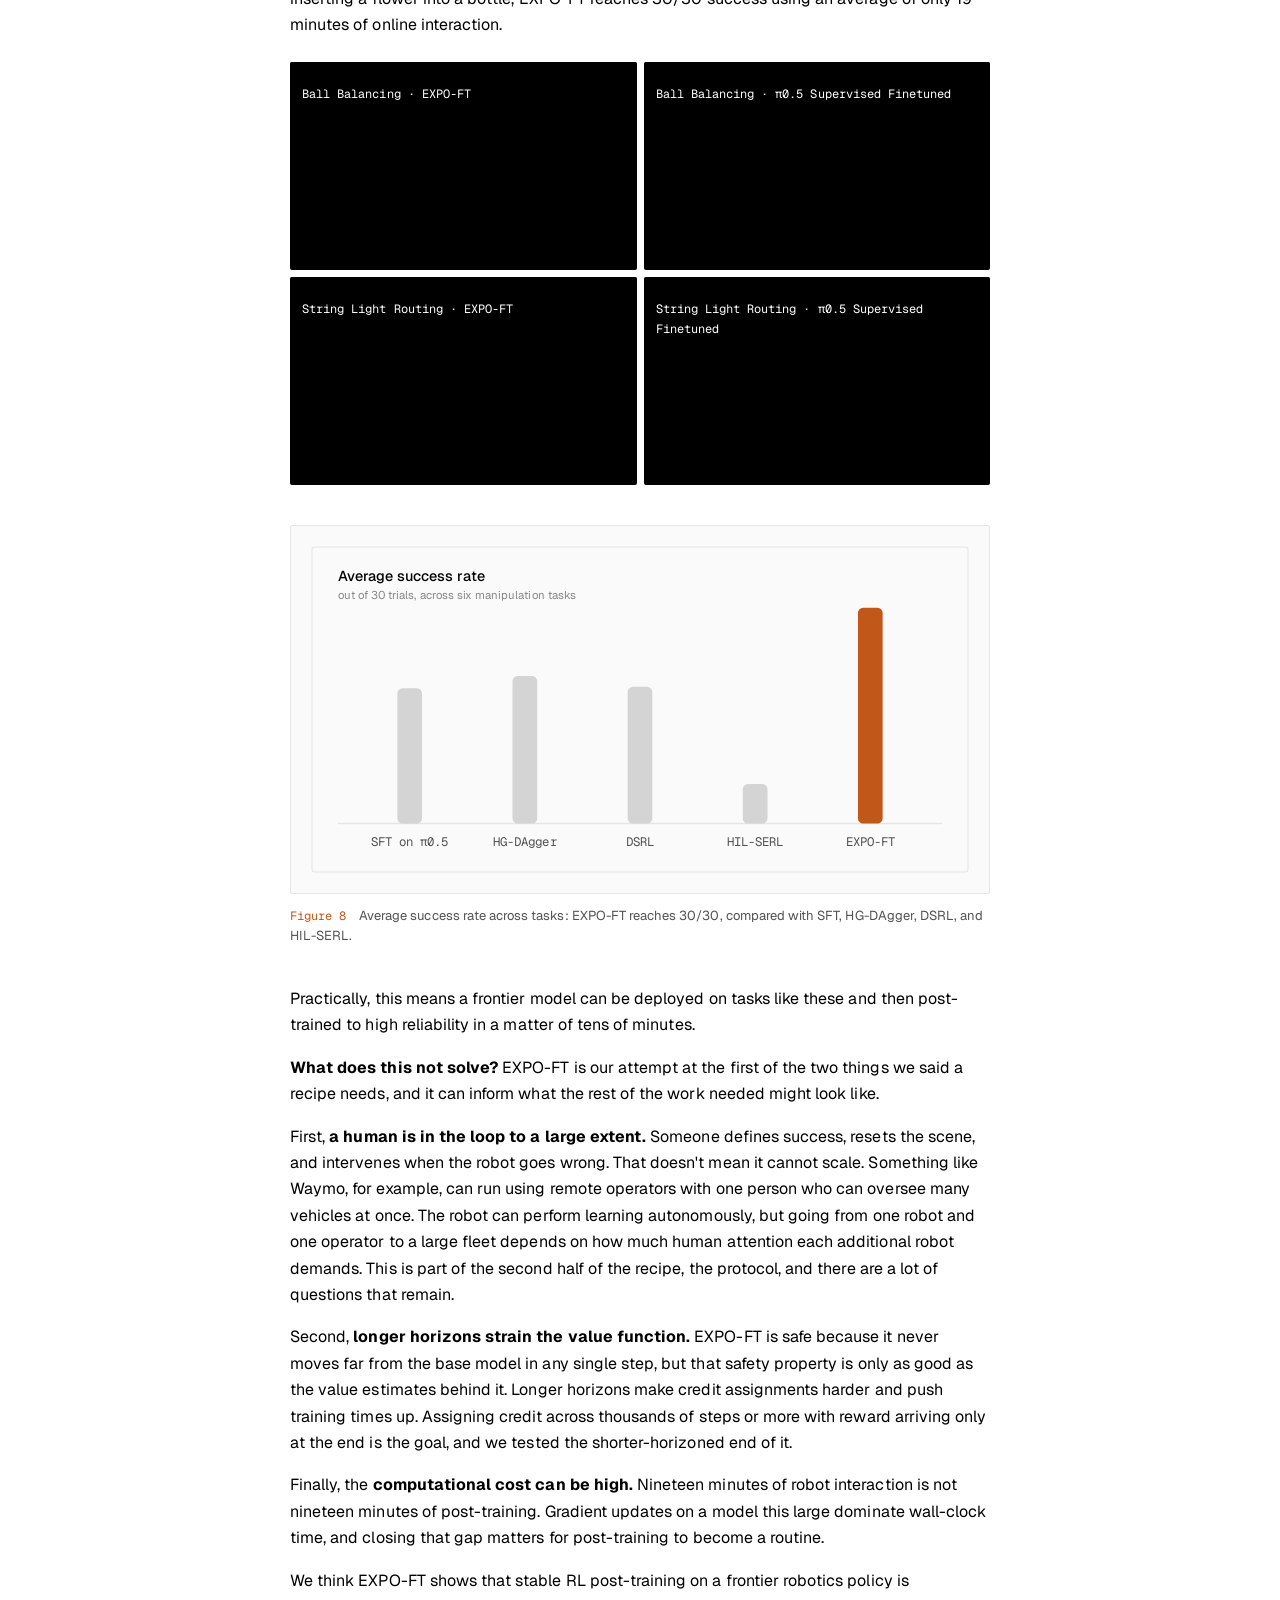
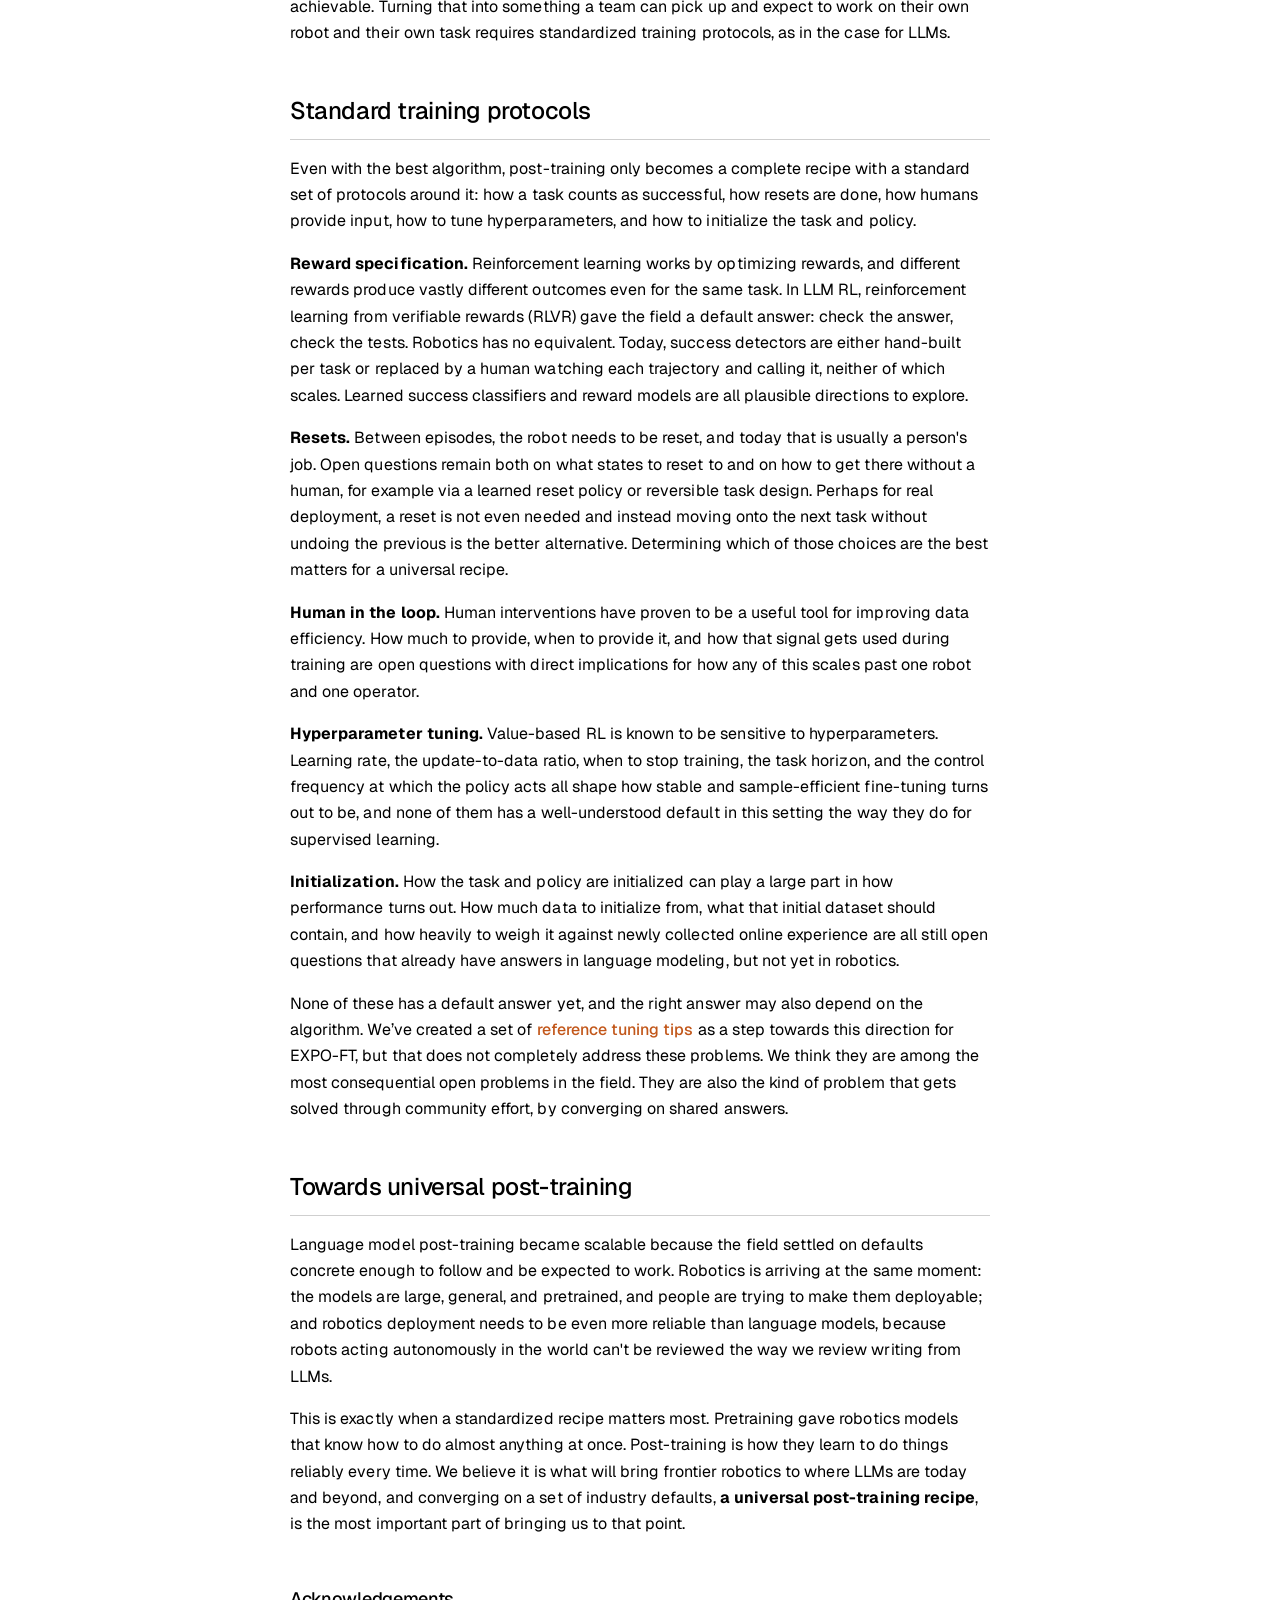
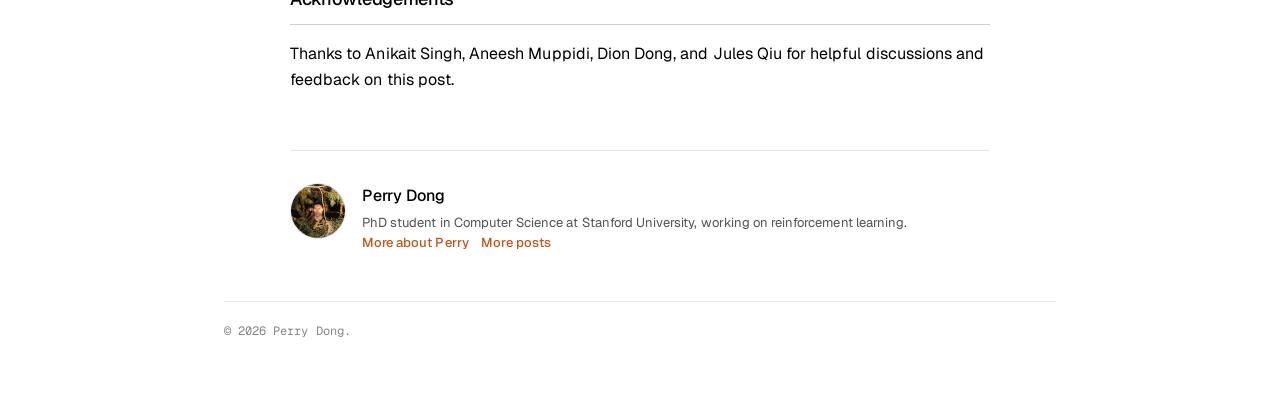
<file: posts/post-training.html>
<!DOCTYPE html>
<html lang="en">
<head>
<meta charset="UTF-8">
<meta name="viewport" content="width=device-width, initial-scale=1.0">
<title>Towards Universal Post-Training for Robotics — Perry Dong</title>
<meta name="description" content="Why robotics RL is a different problem than LLM RL, what EXPO-FT gets right and wrong, and what a universal post-training recipe for robotics needs. By Perry Dong, PhD student in Computer Science at Stanford University.">
<link rel="preconnect" href="https://fonts.googleapis.com">
<link rel="preconnect" href="https://fonts.gstatic.com" crossorigin>
<link href="https://fonts.googleapis.com/css2?family=Geist:wght@400;500;600&family=Geist+Mono:wght@400;500&display=swap" rel="stylesheet">
<link rel="stylesheet" href="../style.css">
<link rel="icon" href="../assets/favicon.svg" type="image/svg+xml">
</head>
<body>

<div class="reading-progress" id="reading-progress"></div>

<button id="theme-toggle" aria-label="Toggle dark mode" title="Toggle dark mode">
  <svg id="icon-sun" viewBox="0 0 24 24" fill="none" stroke="currentColor" stroke-width="2"><circle cx="12" cy="12" r="4"/><path d="M12 2v2M12 20v2M4.93 4.93l1.41 1.41M17.66 17.66l1.41 1.41M2 12h2M20 12h2M6.34 17.66l-1.41 1.41M19.07 4.93l-1.41 1.41"/></svg>
  <svg id="icon-moon" viewBox="0 0 24 24" fill="none" stroke="currentColor" stroke-width="2"><path d="M21 12.79A9 9 0 1 1 11.21 3 7 7 0 0 0 21 12.79Z"/></svg>
</button>

<button id="back-to-top" aria-label="Back to top" title="Back to top">
  <svg viewBox="0 0 24 24" fill="none" stroke="currentColor" stroke-width="2"><path d="M12 19V5M5 12l7-7 7 7"/></svg>
</button>

<div class="wrap">

  <main>
    <article class="post-page">
      <a href="../blog.html" class="back-link">&larr; Back to blog</a>
      <h1 class="post-title">Towards Universal Post-Training for Robotics</h1>

      <div class="post-meta">
        <div class="post-meta-authors">
          <a class="post-meta-author" href="../index.html">
            <img src="../perrydong.jpg" alt="Perry Dong" class="post-meta-avatar">
            <span class="post-meta-name">Perry Dong</span>
          </a>
          <a class="post-meta-author" href="https://ai.stanford.edu/~cbfinn/" target="_blank" rel="noopener">
            <img src="../figures/blog/post_training/chelsea_finn.jpg" alt="Chelsea Finn" class="post-meta-avatar">
            <span class="post-meta-name">Chelsea Finn</span>
          </a>
        </div>
        <p class="post-date">September 2026 <span class="post-readtime">13 min read</span></p>
      </div>

      <nav class="post-toc" aria-label="Table of contents">
        <p class="post-toc-title">In this post</p>
        <ol>
          <li><a href="#scalable-reliability">Scalable reliability</a></li>
          <li><a href="#seen-before">We have seen this play out before</a></li>
          <li><a href="#two-things">Two things a recipe needs</a></li>
          <li><a href="#different-rl-problem">Why is robotics a different RL problem than LLMs?</a></li>
          <li><a href="#value-based-rl">Why can we not use existing value-based RL approaches?</a></li>
          <li><a href="#algorithm">What might an algorithm for robotics RL look like?</a></li>
          <li><a href="#protocols">Standard training protocols</a></li>
          <li><a href="#towards-universal">Towards universal post-training</a></li>
        </ol>
      </nav>

      <p id="scalable-reliability">People have been imagining robots working alongside humans since the dawn of storytelling. In 2026, that vision feels closer than ever. Physical Intelligence, Generalist, DeepMind, and other leading players have all shown pretrained models capable of genuinely complex tasks, to the point where the development of frontier robotics models looks a lot like that of language models in the GPT-2 days.</p>

      <p>But complex behavior does not equal reliability. A robot that loads dishes correctly 95% of the time will break something every week in a home full of glass, pets, and kids. A pretrained generalist policy cannot be deployed autonomously to do household chores, or put to work in a factory, until its reliability sits much further out along the nines.</p>

      <h2 id="seen-before">We have seen this play out before</h2>

      <p>In the early days of language modeling we had exactly this problem. A big pretrained model like GPT-2 or GPT-3 was fluent, knowledgeable, and completely unreliable. If you ask GPT-2 &ldquo;How do I roast a whole chicken?&rdquo;, you might get something like:</p>

      <blockquote>
        <p>I roast a whole chicken in a pot. I roast a whole chicken in a pot with a lid on it. I roast a whole chicken in a pot with a lid on it.</p>
        <p>If you're not sure what a pot is, ask your butcher. Sometimes, when I roast meat, I roast it in a pot, which is more like a refrigerator or freezer, and I roast it in a pot that is a small freezer, or a big freezer, or larger freezer.</p>
        <p>Why do I have to be afraid of chickens?</p>
        <p>Because they're so adorable.</p>
        <p><cite>&mdash; GPT-2</cite></p>
      </blockquote>

      <p>Sometimes it answers the question. Sometimes it continues your question with three more questions. Sometimes it drifts into a Reddit thread it had hallucinated. While it could make for an interesting conversation, it's not something that can be deployed.</p>

      <p>Luckily, we know exactly how this problem was solved: post-training, specifically, supervised instruction tuning, RL from human feedback, and RL with verifiable rewards, which turned &ldquo;impressive demos&rdquo; into &ldquo;things you can actually use.&rdquo;</p>

      <div class="sidenote-wrap">
        <p>The more important part is that the field converged on a shared <button type="button" class="sidenote-ref" aria-expanded="false" aria-controls="sn-recipe">recipe</button> for post-training language models:</p>
        <aside class="sidenote" id="sn-recipe" aria-label="Side note: recipe">
          <div class="sidenote-inner">
            <div class="sidenote-body">
              <span class="sidenote-label">On &ldquo;recipe&rdquo;</span>
              <p>Think of it like a plug-and-play playbook that allows you to improve different models through post-training.</p>
            </div>
          </div>
        </aside>
      </div>

      <ol>
        <li>Start from a strong pretrained model.</li>
        <li>Define the environments and reward, i.e. verifiable or learned preference models.</li>
        <li>Run RL optimization with a specific family of algorithms, anchored to the reference model.</li>
        <li>Watch for and address known pathologies such as reward hacking.</li>
      </ol>

      <p>With this concrete recipe, anyone who wants to fine-tune the latest LLM on a downstream task has a concrete path to follow, with documented failure modes and sane defaults at every step. That is what makes LLM post-training tractable at scale.</p>

      <p>Robotics is sitting almost exactly where language modeling was: The pretraining has scaled beautifully. We already have very good pretrained policies &mdash; vision-language-action models (VLAs) and world-action models (WAMs) trained on enormous piles of data &mdash; and they execute complex behaviors. What is missing is the other half: the model learning from its own experience, and for that, we need a recipe for post-training. And for robotics, it needs to be even more reliable than language models. A bad script of code generated by an LLM gets caught by a human reviewer before it goes into production. A bad robot action doesn't wait for human review and just happens.</p>

      <h2 id="why-not-yet">So why hasn't this happened yet?</h2>

      <p>A lot of recent advancement in robotics has been driven by imitation learning, which inherited nearly for free everything that made supervised learning so clean and easy to use following development of techniques such as action chunking and good teleoperation interfaces. The loss doesn&rsquo;t explode for seemingly mysterious reasons; you know the few hyperparameters that are important for performance; and loss curves correlate with performance.</p>

      <p>RL shows incredible promise in training frontier robotics models, but <strong>it is not yet a recipe. It's a craft.</strong></p>

      <p>Getting it to work takes a lot of intuition, just like how a good chef seasons by feel. What that means in practice is that getting RL post-training to work reliably is limited to a small number of people. This was once true for LLMs, until the field converged on a shared recipe.</p>

      <p>For robotics to be deployable at scale, we think it needs what language modeling has: a universal post-training recipe.</p>

      <p>The remainder of this post is about closing that gap, what RL for frontier robotics models actually looks like today, why it is different from RL for language models, and what it will take to turn the craft into a recipe.</p>

      <h2 id="two-things">Two things a recipe needs</h2>

      <p>We think closing the gap from craft to recipe takes two things.</p>

      <p>The first is <strong>an algorithm</strong> built specifically for fine-tuning frontier robotics models, one that stays stable when applied to models with billions of parameters, and that learns from a small enough amount of experience to be practical on real hardware, where every attempt costs valuable time on a real robot.</p>

      <p>The second is easier to overlook, but just as important: <strong>a set of standard practices surrounding the algorithm</strong>. A default way to define what counts as success. A default way to reset the scene between attempts, so the robot can try again. A default way for a person to give feedback, and to turn that feedback into learning. The algorithm plus the protocol around it defines a set of concrete defaults for bringing frontier robotics post-training to scale.</p>

      <h2 id="different-rl-problem">Why is robotics a different RL problem than LLMs?</h2>

      <p>But haven&rsquo;t we already figured out large-scale RL? RL post-training has driven most of the recent gains in language models, at real scale and in production. Why would RL for robotics be any different?</p>

      <p>To answer that, it helps to step back and look at where deep RL first found its footing. One of the first deep reinforcement learning systems to gain broad traction was AlphaGo, which beat Lee Sedol at Go in 2016. AlphaGo learned a policy to predict the optimal action in a given position from a massive number of repeated self-play games. This is quite similar to RL for language models, which uses a massive number of parallel text generations to see which responses get a good reward. In both cases, actions are cheap to generate and cheap to verify, which is an essential ingredient for the type of reinforcement learning that already works at scale.</p>

      <figure>
        <div class="figure-card selfplay-figure">
          <div class="selfplay-panel">
            <div class="selfplay-head">
              <span class="selfplay-title">Learning through massively parallel simulation</span>
              <span class="selfplay-subtitle">every square is a full game of Go, sampled from the current policy and scored the instant it ends</span>
            </div>
            <div class="selfplay-stage" role="img" aria-label="Animation of 288 Go boards playing in parallel. Stones fill each board, each finished game flashes as it is scored, and a policy-update sweep clears the boards so the next batch is played by the updated policy. One board is magnified to show the individual game.">
              <canvas class="selfplay-base"></canvas>
              <canvas class="selfplay-overlay"></canvas>
            </div>
            <div class="selfplay-stats">
              <span class="selfplay-stat"><b data-stat="parallel">288</b> games in parallel</span>
              <span class="selfplay-stat"><b data-stat="done">0</b> games scored</span>
              <span class="selfplay-stat">policy <b data-stat="version">v0</b></span>
              <span class="selfplay-legend">
                <i class="selfplay-swatch selfplay-swatch-b"></i>black wins
                <i class="selfplay-swatch selfplay-swatch-w"></i>white wins
              </span>
            </div>
          </div>
        </div>
        <figcaption>On-policy RL where samples are cheap: thousands of games are generated in parallel, each one is verified by the rules of the game for free, and after every update the old games are thrown away and a fresh batch is played by the new policy.</figcaption>
      </figure>

      <p>The type of RL that has already been demonstrated at scale is on-policy policy gradient RL, which learns by hill-climbing directly on reward, and requires freshly sampled data for every update. That's fine for Go and for LLMs. Robotics is a different story because data is much more expensive to generate. A robot learning to fold laundry in the real world cannot try a thousand different actions at each low-level control step, especially when a single task chains together thousands of steps or more, and while people have explored simulations, modeling real world objects accurately in simulation can often be even harder than learning the task itself. As a result, there is a significant focus on the ability to leverage past data, for example data from many update steps ago of the policy being learned.</p>

      <figure>
        <div class="figure-card horizon-figure">
          <div class="selfplay-panel">
            <div class="selfplay-head">
              <span class="selfplay-title">Even a simple task can take 500 decisions</span>
              <span class="selfplay-subtitle">picking up a glass looks like one action, but the policy has to output 500 small commands in a row, and the only reward comes at the end</span>
            </div>
            <div class="selfplay-stage" role="img" aria-label="Animation of a robot arm picking up and holding a glass over 500 control steps. Each step is a dot on the gripper's path. Below it, a timeline splits the episode into reach, descend, grasp, lift and hold. The reward stays at zero for 499 steps and becomes +1 only at step 500, and then a highlight travels back across all 500 steps to show how far credit has to be assigned.">
              <canvas></canvas>
            </div>
            <div class="selfplay-stats">
              <span class="selfplay-stat"><b>500</b> control steps</span>
              <span class="selfplay-stat"><b>7-D</b> action every 20 ms</span>
              <span class="selfplay-stat">reward <b data-stat="reward">0</b></span>
              <span class="selfplay-legend">
                <i class="selfplay-swatch horizon-swatch-pos"></i>positive command
                <i class="selfplay-swatch horizon-swatch-neg"></i>negative command
              </span>
            </div>
          </div>
        </div>
        <figcaption>A single episode of a simple manipulation task. The policy outputs a fresh action at every control step (orange dots on the gripper's path), but success is only observed at step 500. To learn from that one signal, the agent has to work out which of the 500 preceding actions were responsible.</figcaption>
      </figure>

      <div class="sidenote-wrap">
        <p>On top of that, LLM RL and robotics RL are solving different-shaped problems. RL for language models has typically been framed as generating <button type="button" class="sidenote-ref" aria-expanded="false" aria-controls="sn-one-response">one response to one prompt</button>, with a reward assigned to that response. Robotics involves generating hundreds to thousands of low-level actions or more for a single task. The reward the policy needs to learn from usually arrives only at the very end indicating task success. On top of that, environments for tasks like language or Go are deterministic, and if you generate an action, that action gets played. In robotics, the environment itself can be stochastic, which means even sending the exact same command to the robot twice can produce slightly <button type="button" class="sidenote-ref" aria-expanded="false" aria-controls="sn-stochastic">different behavior</button>. This means the agent has to assign credit to actions taken thousands of steps earlier, across variations in the environment that compound over the horizon.</p>
        <aside class="sidenote" id="sn-one-response" aria-label="Side note: one response to one prompt">
          <div class="sidenote-inner">
            <div class="sidenote-body">
              <span class="sidenote-label">On &ldquo;one response&rdquo;</span>
              <p>Though recent agentic tasks/tool use are getting quite a bit longer.</p>
            </div>
          </div>
        </aside>
        <aside class="sidenote" id="sn-stochastic" aria-label="Side note: different behavior">
          <div class="sidenote-inner">
            <div class="sidenote-body">
              <span class="sidenote-label">On &ldquo;different behavior&rdquo;</span>
              <p>Think of things like the robot not executing commands exactly, unpredictable contact such as objects slipping, noisy sensors, and external disturbances like wind or uneven ground.</p>
            </div>
          </div>
        </aside>
      </div>

      <p>The combination of expensive samples and long-horizon structure pushes the field toward value-based RL: methods that learn scoring models (value functions) to assign credit across long horizons. And value-based RL at meaningful scale has been validated far less than the large-scale RL post-training regimes of LLMs.</p>

      <h2 id="value-based-rl">Why can we not use existing value-based RL approaches?</h2>

      <p>Around the same era that PPO, the predominant method for LLM post-training, was developed, a parallel line of value-based methods, for example DDPG, TD3, and SAC, emerged for robotics control, and these have been shown to work on real-world tasks. But applying them directly to frontier robotics models runs into two problems.</p>

      <p>The first is <strong>how these models represent their decisions</strong>. The older algorithms assume the policy draws actions from a Normal distribution: one average action plus some noise around it. That's fine when the right behavior really is one thing with a bit of noise. But modern robotics models are built for situations where there are many types of correct action possibilities. For example, imagine the task of grasping a cup, one can grasp it by the handle or by the base, and both would be correct. To account for this, frontier robotics models use richer machinery like diffusion for action generation (the same method behind image generation that try to generate samples from noise) instead of a simple bell curve. The older RL methods simply weren't built to work for these models.</p>

      <p>The second is <strong>stability</strong>. Deep RL has a well-known tendency for instability, and this is especially the case as models get bigger. Value-based RL methods make this worse in a specific way: instead of learning purely from real outcomes, they partly learn by predicting their own future predictions, and reusing those predictions as if they were ground truth. Small errors in that process compound over time. This stability gets worse when you scale to larger models which correlates with more competent policies, such as billion-parameter VLA policies.</p>

      <div class="sidenote-wrap">
        <p><button type="button" class="sidenote-ref" aria-expanded="false" aria-controls="sn-prior-work">Several lines of work</button> have tried to use value-based learning with frontier robotics models such as VLAs. One pushes the learning signal back through the model's entire generation process, but tends to be unstable as the signal has to travel through a long chain of denoising steps. The second leaves the model alone entirely, for example generating a handful of candidate actions and executing whichever one the value function scores highest. While safe, they leave performance on the table, since the model itself never actually learns which actions are good and which actions are bad.</p>
        <aside class="sidenote sidenote--wide" id="sn-prior-work" aria-label="Side note: prior work">
          <div class="sidenote-inner">
            <div class="sidenote-body">
              <span class="sidenote-label">A more technical discussion</span>
              <p>Expressive policy classes such as diffusion and flow models can capture complex, multi-modal behavior distributions, which has made them attractive for pretraining frontier robotics policies. The central challenge to finetuning them with reinforcement learning is how to improve them using a learned value function. Prior approaches fall broadly into four categories: backpropagating value gradients through the diffusion process, sampling multiple actions and selecting the one with the highest value, guiding the denoising process toward high-value actions, and steering the policy in its noise space.</p>
              <p>The most direct way to use a <em>Q</em>-function for policy improvement is to backpropagate the <em>Q</em>-value into the policy parameters, as in DDPG-style methods (Fujimoto et al., 2018; Haarnoja et al., 2018). Wang et al. (2022) apply this technique to diffusion policies, but backpropagating through the full denoising chain becomes expensive and can be unstable as the number of denoising steps grows. Ding and Jin (2024) and Park et al. (2025) address this by distilling the multi-step policy into a one- or two-step policy that is trained against the <em>Q</em>-function, trading some expressivity for tractable gradients.</p>
              <p>A simple, gradient-free alternative is to sample several candidate actions from the policy and choose the one with the highest <em>Q</em>-value. EMaQ (Ghasemipour et al., 2021) does this with a MADE (Germain et al., 2015) behavior model, and SfBC (Chen et al., 2022) generalizes the hard max to a softmax over candidates. IDQL (Hansen-Estruch et al., 2023) and He et al. (2024) pair diffusion policies with this selection rule for online action sampling, but learn the <em>Q</em>-function with an implicit <em>Q</em>-learning objective, so that TD targets do not use policy samples. These methods are stable, but the underlying policy is never itself updated to maximize value, so improvement is limited to the best action the base policy already proposes.</p>
              <p>Another line of work uses the <em>Q</em>-function to guide intermediate denoising steps toward high-value actions. Psenka et al. (2023) and Fang et al. (2024) use action gradients &nabla;<sub><em>a</em></sub><em>Q</em>(<em>s</em>, <em>a</em>) to directly supervise the denoising steps. These methods often need careful regularization and are prone to instability because it is changing the denoising process itself. A more recent approach keeps the pre-trained diffusion policy frozen and steers it through its input noise. Wagenmaker et al. (2025) learn a policy over the noise to guide the denoising process toward high-reward behaviors. Steering avoids backpropagating through the diffusion model, but it can only reach behaviors the frozen policy can already produce, and exploring in the noise space can require many environment samples.</p>
            </div>
          </div>
        </aside>
      </div>

      <p>A third option is to learn noise that gets fed into the model that determines downstream action generation. Instead of touching the model's weights, you use RL to search for better noise to feed it. This is appealing because it's low-risk. No matter the noise selected, the result is still an action the model already knows how to produce, so it is harder to get something unreasonable. It also works reasonably well in practice, because searching over noise is a much easier problem than searching over actions directly. But that comes at a cost. You can only ever recombine behaviors the model already has some version of. If the skill a robot needs isn't already somewhere in what the base model learned during pretraining, no amount of noise-searching will produce the action, and both how good the robot ultimately gets, and how quickly it improves, are capped by whatever the original model already knew.</p>

      <p>To go beyond what the model already knows, the learning process needs to update its weights directly in a stable way, so it can use the model's full capacity to represent complex, varied behavior.</p>

      <h2 id="algorithm">What might an algorithm for robotics RL look like?</h2>

      <div class="sidenote-wrap">
        <p>For an algorithm to post-train frontier robotics models well, the key is to have a stable way to improve large policies that rely on modern generative techniques, such as diffusion, using estimates of how good an action is. <button type="button" class="sidenote-ref" aria-expanded="false" aria-controls="sn-expo">EXPO(-FT)</button> is a system we built based on what we imagined that algorithm might look like, and we tested it on real robots, doing real tasks: routing a string of holiday lights through hooks and plugging it in to light it up, striking a pool ball into a pocket, inserting a flower into the neck of a wine bottle, flipping an egg. Going in, frontier pretrained models could not reliably complete these tasks.</p>
        <aside class="sidenote" id="sn-expo" aria-label="Side note: EXPO papers">
          <div class="sidenote-inner">
            <div class="sidenote-body">
              <span class="sidenote-label">The EXPO papers</span>
              <p><a href="https://arxiv.org/abs/2507.07986">EXPO</a>: sample-efficient online reinforcement learning for expressive policies, pairing a base policy trained with imitation and a lightweight edit policy that shifts actions toward higher value.</p>
              <p><a href="https://arxiv.org/abs/2605.25477">EXPO-FT</a>: a framework for reinforcement learning fine-tuning of pretrained vision-language-action models on real robots using EXPO.</p>
              <p><a href="https://arxiv.org/abs/2609.18207">Real-Time EXPO-FT</a>: EXPO-FT for real-time execution by decoupling slow pretrained model action generation from fast, reactive editing for fast control and dynamic tasks.</p>
            </div>
          </div>
        </aside>
      </div>

      <p>EXPO(-FT) works by learning to repeatedly improve actions from the frontier model using reinforcement learning with small edits from a lightweight policy, and then absorbing that into the frontier model itself. To get the best possible action during execution, the robot generates a handful of candidate actions from the frontier model, produces a higher-value edited version of each, and uses the value function to estimate how well each candidate will turn out and pick the best one. Because the edits are deliberately kept small, a nudge can't send the robot to execute something dangerous and all the volatility of RL stays confined to the small model. And because the pretrained model keeps training on the actions that were selected and worked, improvements discovered by the edits get absorbed into the base model itself. This means the model will make better proposals next time, letting the large pretrained model bring its full capacity to bear on learning new behavior.</p>

      <figure>
        <div class="figure-card qfunc-figure">
        <svg class="qfunc-svg" viewBox="0 0 640 410" role="img" aria-label="Animation of two modes of a Q-function, with a horizontal key indicating increasing Q value. Base actions sampled near each mode start in a low-value region, and are repeatedly nudged by the edit policy toward the higher-value peak of their own mode.">
          <rect x="1" y="1" width="638" height="408" rx="2" fill="#fafafa" stroke="#e5e5e5" stroke-width="1"/>

          <defs>
            <radialGradient id="qHeat" cx="50%" cy="50%" r="50%">
              <stop offset="0%" stop-color="#c2571a" stop-opacity="0.9"/>
              <stop offset="38%" stop-color="#e8892f" stop-opacity="0.55"/>
              <stop offset="72%" stop-color="#fbe4d3" stop-opacity="0.3"/>
              <stop offset="100%" stop-color="#fbe4d3" stop-opacity="0"/>
            </radialGradient>
            <linearGradient id="qHeatBar" x1="0%" y1="0%" x2="100%" y2="0%">
              <stop offset="0%" stop-color="#fbe4d3"/>
              <stop offset="50%" stop-color="#e8892f"/>
              <stop offset="100%" stop-color="#c2571a"/>
            </linearGradient>
            <marker id="qArrowHead" viewBox="0 0 10 10" refX="8" refY="5" markerWidth="6.5" markerHeight="6.5" orient="auto-start-reverse">
              <path d="M0,0 L10,5 L0,10 z" class="q-arrowhead-path"/>
            </marker>
          </defs>

          <!-- Mode A: warm value glow -->
          <circle cx="250" cy="175" r="130" fill="url(#qHeat)"/>
          <circle cx="250" cy="175" r="2.5" class="q-peak"/>

          <!-- Mode B: warm value glow -->
          <circle cx="460" cy="245" r="115" fill="url(#qHeat)"/>
          <circle cx="460" cy="245" r="2.5" class="q-peak"/>

          <!-- Legend -->
          <g class="qfunc-legend">
            <rect x="25.5" y="21.5" width="9" height="9" rx="1.5" transform="rotate(45 30 26)" class="q-base-mark"/>
            <text x="46" y="30" class="qfunc-legend-text">Pretrained model action</text>
            <circle cx="290" cy="26" r="7" class="q-dot-legend"/>
            <text x="304" y="30" class="qfunc-legend-text">Edited action</text>
          </g>

          <!-- Mode A, sample 1: low-value edge -> near peak -->
          <g class="edit-pair edit-pair-1">
            <rect x="124.5" y="81.5" width="9" height="9" rx="1.5" transform="rotate(45 129 86)" class="q-base-mark"/>
            <line x1="129" y1="86" x2="258" y2="170" class="q-arrow" marker-end="url(#qArrowHead)" style="--len:153.9; stroke-dasharray:153.9;"/>
            <circle cx="258" cy="170" r="6.5" class="q-dot"/>
          </g>

          <!-- Mode A, sample 2: low-value edge -> near peak -->
          <g class="edit-pair edit-pair-2">
            <rect x="148.5" y="285.5" width="9" height="9" rx="1.5" transform="rotate(45 153 290)" class="q-base-mark"/>
            <line x1="153" y1="290" x2="230" y2="190" class="q-arrow" marker-end="url(#qArrowHead)" style="--len:126.2; stroke-dasharray:126.2;"/>
            <circle cx="230" cy="190" r="6.5" class="q-dot"/>
          </g>

          <!-- Mode B, sample 1: low-value edge -> near peak -->
          <g class="edit-pair edit-pair-3">
            <rect x="567.5" y="165.5" width="9" height="9" rx="1.5" transform="rotate(45 572 170)" class="q-base-mark"/>
            <line x1="572" y1="170" x2="468" y2="230" class="q-arrow" marker-end="url(#qArrowHead)" style="--len:120.1; stroke-dasharray:120.1;"/>
            <circle cx="468" cy="230" r="6.5" class="q-dot"/>
          </g>

          <!-- Mode B, sample 2: low-value edge -> near peak -->
          <g class="edit-pair edit-pair-4">
            <rect x="365.5" y="335.5" width="9" height="9" rx="1.5" transform="rotate(45 370 340)" class="q-base-mark"/>
            <line x1="370" y1="340" x2="450" y2="262" class="q-arrow" marker-end="url(#qArrowHead)" style="--len:111.7; stroke-dasharray:111.7;"/>
            <circle cx="450" cy="262" r="6.5" class="q-dot"/>
          </g>

          <!-- Horizontal Q-value key -->
          <g class="qfunc-key">
            <rect x="190" y="372" width="260" height="14" rx="7" fill="url(#qHeatBar)"/>
            <text x="320" y="399" text-anchor="middle" class="qfunc-key-label">Higher value action &#8594;</text>
          </g>
        </svg>
        </div>
        <figcaption>The edit policy proposes small, bounded adjustments to the base model's actions, nudging each one from a low-value region toward the higher-value peak of its own mode (orange dots), without ever straying far from what the base model already knows how to do.</figcaption>
      </figure>

      <p>Throughout online learning, a human supervises the robot and can intervene whenever it starts to go wrong. Those interventions are fed back into training to improve the policy further.</p>

      <p>Across six complex manipulation tasks, such as routing string lights, sinking a pool shot, and inserting a flower into a bottle, EXPO-FT reaches 30/30 success using an average of only 19 minutes of online interaction.</p>

      <div class="video-grid">
        <figure class="video-card">
          <video autoplay muted loop playsinline preload="metadata">
            <source src="../figures/blog/post_training/ball_balance.mp4" type="video/mp4">
          </video>
          <figcaption>Ball Balancing · EXPO-FT</figcaption>
        </figure>
        <figure class="video-card">
          <video autoplay muted loop playsinline preload="metadata">
            <source src="../figures/blog/post_training/pretrained_balance.mp4" type="video/mp4">
          </video>
          <figcaption>Ball Balancing · π0.5 Supervised Finetuned</figcaption>
        </figure>
        <figure class="video-card">
          <video autoplay muted loop playsinline preload="metadata">
            <source src="../figures/blog/post_training/light.mp4" type="video/mp4">
          </video>
          <figcaption>String Light Routing · EXPO-FT</figcaption>
        </figure>
        <figure class="video-card">
          <video autoplay muted loop playsinline preload="metadata">
            <source src="../figures/blog/post_training/pretrained_light.mp4" type="video/mp4">
          </video>
          <figcaption>String Light Routing · π0.5 Supervised Finetuned</figcaption>
        </figure>
      </div>

      <figure>
        <div class="figure-card bars-figure">
        <svg class="bars-svg" viewBox="0 0 640 318" role="img" aria-label="Animated bar chart of average success rate out of 30 trials. SFT on π0.5 18.8, HG-DAgger 20.5, DSRL 19, HIL-SERL 5.5, EXPO-FT 30. Bars grow from zero to their final value on a loop.">
          <rect x="1" y="1" width="638" height="316" rx="2" fill="#fafafa" stroke="#e5e5e5" stroke-width="1"/>

          <text x="26" y="34" class="bars-title">Average success rate</text>
          <text x="26" y="52" class="bars-subtitle">out of 30 trials, across six manipulation tasks</text>

          <line x1="26" y1="270" x2="614" y2="270" class="bars-baseline"/>

          <!-- Bars: baseline y=270; rects sit at final size, animation scales from the baseline -->
          <g class="bar-group bar-1">
            <rect class="bar-rect bar-baseline" x="84" y="138.4" width="24" height="131.6" rx="5"/>
            <text class="bar-value" x="96" y="126.4">18.8</text>
          </g>
          <g class="bar-group bar-2">
            <rect class="bar-rect bar-baseline" x="196" y="126.5" width="24" height="143.5" rx="5"/>
            <text class="bar-value" x="208" y="114.5">20.5</text>
          </g>
          <g class="bar-group bar-3">
            <rect class="bar-rect bar-baseline" x="308" y="137" width="24" height="133" rx="5"/>
            <text class="bar-value" x="320" y="125">19</text>
          </g>
          <g class="bar-group bar-4">
            <rect class="bar-rect bar-baseline" x="420" y="231.5" width="24" height="38.5" rx="5"/>
            <text class="bar-value" x="432" y="219.5">5.5</text>
          </g>
          <g class="bar-group bar-5">
            <rect class="bar-rect bar-featured" x="532" y="60" width="24" height="210" rx="5"/>
            <circle class="bar-peak" cx="544" cy="60" r="5"/>
            <text class="bar-value bar-value-featured" x="544" y="44">30</text>
          </g>

          <!-- Category labels -->
          <g class="bars-cat-label">
            <text x="96" y="292" text-anchor="middle">SFT on π0.5</text>
            <text x="208" y="292" text-anchor="middle">HG-DAgger</text>
            <text x="320" y="292" text-anchor="middle">DSRL</text>
            <text x="432" y="292" text-anchor="middle">HIL-SERL</text>
            <text x="544" y="292" text-anchor="middle">EXPO-FT</text>
          </g>
        </svg>
        </div>
        <figcaption>Average success rate across tasks: EXPO-FT reaches 30/30, compared with SFT, HG-DAgger, DSRL, and HIL-SERL.</figcaption>
      </figure>

      <p>Practically, this means a frontier model can be deployed on tasks like these and then post-trained to high reliability in a matter of tens of minutes.</p>

      <p><strong>What does this not solve?</strong> EXPO-FT is our attempt at the first of the two things we said a recipe needs, and it can inform what the rest of the work needed might look like.</p>

      <p>First, <strong>a human is in the loop to a large extent.</strong> Someone defines success, resets the scene, and intervenes when the robot goes wrong. That doesn't mean it cannot scale. Something like Waymo, for example, can run using remote operators with one person who can oversee many vehicles at once. The robot can perform learning autonomously, but going from one robot and one operator to a large fleet depends on how much human attention each additional robot demands. This is part of the second half of the recipe, the protocol, and there are a lot of questions that remain.</p>

      <p>Second, <strong>longer horizons strain the value function.</strong> EXPO-FT is safe because it never moves far from the base model in any single step, but that safety property is only as good as the value estimates behind it. Longer horizons make credit assignments harder and push training times up. Assigning credit across thousands of steps or more with reward arriving only at the end is the goal, and we tested the shorter-horizoned end of it.</p>

      <p>Finally, the <strong>computational cost can be high.</strong> Nineteen minutes of robot interaction is not nineteen minutes of post-training. Gradient updates on a model this large dominate wall-clock time, and closing that gap matters for post-training to become a routine.</p>

      <p>We think EXPO-FT shows that stable RL post-training on a frontier robotics policy is achievable. Turning that into something a team can pick up and expect to work on their own robot and their own task requires standardized training protocols, as in the case for LLMs.</p>

      <h2 id="protocols">Standard training protocols</h2>

      <p>Even with the best algorithm, post-training only becomes a complete recipe with a standard set of protocols around it: how a task counts as successful, how resets are done, how humans provide input, how to tune hyperparameters, and how to initialize the task and policy.</p>

      <p><strong>Reward specification.</strong> Reinforcement learning works by optimizing rewards, and different rewards produce vastly different outcomes even for the same task. In LLM RL, reinforcement learning from verifiable rewards (RLVR) gave the field a default answer: check the answer, check the tests. Robotics has no equivalent. Today, success detectors are either hand-built per task or replaced by a human watching each trajectory and calling it, neither of which scales. Learned success classifiers and reward models are all plausible directions to explore.</p>

      <p><strong>Resets.</strong> Between episodes, the robot needs to be reset, and today that is usually a person's job. Open questions remain both on what states to reset to and on how to get there without a human, for example via a learned reset policy or reversible task design. Perhaps for real deployment, a reset is not even needed and instead moving onto the next task without undoing the previous is the better alternative. Determining which of those choices are the best matters for a universal recipe.</p>

      <p><strong>Human in the loop.</strong> Human interventions have proven to be a useful tool for improving data efficiency. How much to provide, when to provide it, and how that signal gets used during training are open questions with direct implications for how any of this scales past one robot and one operator.</p>

      <p><strong>Hyperparameter tuning.</strong> Value-based RL is known to be sensitive to hyperparameters. Learning rate, the update-to-data ratio, when to stop training, the task horizon, and the control frequency at which the policy acts all shape how stable and sample-efficient fine-tuning turns out to be, and none of them has a well-understood default in this setting the way they do for supervised learning.</p>

      <p><strong>Initialization.</strong> How the task and policy are initialized can play a large part in how performance turns out. How much data to initialize from, what that initial dataset should contain, and how heavily to weigh it against newly collected online experience are all still open questions that already have answers in language modeling, but not yet in robotics.</p>

      <p>None of these has a default answer yet, and the right answer may also depend on the algorithm. We&rsquo;ve created a set of <a href="expo-tuning.html">reference tuning tips</a> as a step towards this direction for EXPO-FT, but that does not completely address these problems. We think they are among the most consequential open problems in the field. They are also the kind of problem that gets solved through community effort, by converging on shared answers.</p>

      <h2 id="towards-universal">Towards universal post-training</h2>

      <p>Language model post-training became scalable because the field settled on defaults concrete enough to follow and be expected to work. Robotics is arriving at the same moment: the models are large, general, and pretrained, and people are trying to make them deployable; and robotics deployment needs to be even more reliable than language models, because robots acting autonomously in the world can't be reviewed the way we review writing from LLMs.</p>

      <p>This is exactly when a standardized recipe matters most. Pretraining gave robotics models that know how to do almost anything at once. Post-training is how they learn to do things reliably every time. We believe it is what will bring frontier robotics to where LLMs are today and beyond, and converging on a set of industry defaults, <strong>a universal post-training recipe</strong>, is the most important part of bringing us to that point.</p>

      <h2 id="acknowledgements" class="post-subheading">Acknowledgements</h2>

      <p>Thanks to Anikait Singh, Aneesh Muppidi, Dion Dong, and Jules Qiu for helpful discussions and feedback on this post.</p>

      <div class="post-author-card">
        <img src="../perrydong.jpg" alt="Perry Dong" class="post-author-avatar">
        <div>
          <p class="post-author-name">Perry Dong</p>
          <p class="post-author-bio">PhD student in Computer Science at Stanford University, working on reinforcement learning.<br><a href="../index.html">More about Perry</a> <a href="../blog.html">More posts</a></p>
        </div>
      </div>
    </article>
  </main>

  <footer>
    <p>© 2026 Perry Dong.</p>
  </footer>

</div>

<script src="../script.js"></script>
<script src="selfplay-figure.js"></script>
<script src="horizon-figure.js"></script>
</body>
</html>
</file>
<file: style.css>
:root {
  color-scheme: light;
  --bg: #ffffff;
  --bg-alt: #fafafa;
  --text: #000000;
  --text-muted: #525252;
  --text-faint: #868686;
  --accent: #c2571a;
  --accent-fill: #e8892f;
  --accent-soft: #fbe4d3;
  --card: #fafafa;
  --border: #e5e5e5;
  --border-strong: #cfcfcf;
  --sans: 'Geist', 'Helvetica Neue', Helvetica, Arial, sans-serif;
  --mono: 'Geist Mono', ui-monospace, SFMono-Regular, Menlo, monospace;
  --radius: 2px;
  --max-width: 880px;
}

[data-theme="dark"] {
  color-scheme: dark;
  --bg: #000000;
  --bg-alt: #0f0f0f;
  --text: #ffffff;
  --text-muted: #a6a6a6;
  --text-faint: #7a7a7a;
  --accent-soft: #1f0e04;
  --card: #0f0f0f;
  --border: #262626;
  --border-strong: #3d3d3d;
}

* { box-sizing: border-box; }

html { scroll-behavior: smooth; }

body {
  margin: 0;
  background: var(--bg);
  color: var(--text);
  font-family: var(--sans);
  line-height: 1.55;
  font-size: 15px;
  letter-spacing: 0.003em;
  -webkit-font-smoothing: antialiased;
  transition: background 0.2s ease, color 0.2s ease;
}

.wrap {
  max-width: var(--max-width);
  margin: 0 auto;
  padding: 4rem 1.5rem 3rem;
}

/* Theme toggle */
#theme-toggle {
  position: fixed;
  top: 1rem;
  right: 1rem;
  width: 40px;
  height: 40px;
  border-radius: var(--radius);
  border: 1px solid var(--border);
  border-right-width: 2px;
  border-bottom-width: 2px;
  background: var(--bg);
  color: var(--text);
  cursor: pointer;
  display: flex;
  align-items: center;
  justify-content: center;
  z-index: 10;
}
#theme-toggle:hover { color: var(--accent); border-color: var(--border-strong); }
#theme-toggle svg { width: 18px; height: 18px; }
#icon-moon { display: none; }
[data-theme="dark"] #icon-sun { display: none; }
[data-theme="dark"] #icon-moon { display: block; }

/* Hero */
.hero {
  display: flex;
  gap: 2.5rem;
  align-items: flex-start;
  justify-content: space-between;
  margin-bottom: 2.5rem;
}

.hero-text {
  flex: 1 1 auto;
  min-width: 0;
}

.hero-text h1 {
  font-size: 42px;
  font-weight: 500;
  line-height: 1.1;
  letter-spacing: -0.01em;
  margin: 0 0 0.5rem;
}

.blog-header {
  margin-bottom: 2.5rem;
}
.blog-header h1 {
  font-size: 42px;
  font-weight: 500;
  line-height: 1.1;
  letter-spacing: -0.01em;
  margin: 0 0 0.5rem;
}
.blog-header h1 a {
  color: var(--text);
  text-decoration: none;
}
.blog-header h1 a:hover { color: var(--accent); }

.blog-link {
  font-family: var(--mono);
  font-size: 12px;
  font-weight: 400;
  letter-spacing: 0;
  color: var(--accent);
  text-decoration: none;
  vertical-align: middle;
  margin-left: 0.5rem;
}
.blog-link:hover { text-decoration: underline; }

.tagline {
  margin: 0 0 1rem;
  color: var(--text-muted);
  font-size: 13px;
}

.intro {
  font-size: 15px;
  line-height: 22px;
  max-width: 60ch;
  margin: 0 0 1.25rem;
}
.intro a {
  color: var(--accent);
  text-decoration: none;
  font-weight: 500;
}
.intro a:hover { text-decoration: underline; }

.links {
  display: flex;
  flex-wrap: wrap;
  gap: 0.5rem 0.9rem;
}

.hero-photo {
  flex: 0 0 auto;
}

.hero-photo img {
  width: 220px;
  height: 220px;
  object-fit: cover;
  border-radius: var(--radius);
  border: 1px solid var(--border);
  display: block;
}

.links a {
  display: inline-flex;
  align-items: center;
  min-height: 32px;
  padding: 0 12px;
  border: 1px solid var(--border);
  border-right-width: 2px;
  border-bottom-width: 2px;
  border-radius: var(--radius);
  color: var(--text);
  text-decoration: none;
  font-size: 13px;
  font-weight: 500;
}
.links a:hover { color: var(--accent); border-color: var(--border-strong); }

/* Section nav */
.sections-nav {
  display: flex;
  flex-wrap: wrap;
  gap: 1.25rem;
  padding: 0.75rem 0;
  margin-bottom: 2.5rem;
  border-top: 1px solid var(--border);
  border-bottom: 1px solid var(--border);
}
.sections-nav a {
  color: var(--text-muted);
  text-decoration: none;
  font-family: var(--mono);
  font-size: 12px;
}
.sections-nav a:hover { color: var(--accent); }

/* Sections */
section { margin-bottom: 3rem; }

h1, h2, h3 { font-weight: 500; }

h2 {
  font-size: 24px;
  line-height: 32px;
  letter-spacing: -0.017em;
  margin: 0 0 0.5rem;
  padding-bottom: 0.75rem;
  border-bottom: 1px solid var(--border-strong);
  display: block;
}

p { margin: 0 0 1rem; }

/* Publications */
.pub {
  display: flex;
  gap: 1.25rem;
  padding: 1.25rem 0;
  border-bottom: 1px solid var(--border);
}
.pub:last-child { border-bottom: none; }

.pub-thumb {
  flex: 0 0 auto;
  width: 128px;
  height: 85px;
  display: flex;
  align-items: center;
  justify-content: center;
}

.pub-thumb.placeholder {
  background: var(--bg-alt);
  border: 1px dashed var(--border);
  border-radius: var(--radius);
  color: var(--text-muted);
  font-size: 0.8rem;
}

.pub-thumb img {
  max-width: 100%;
  max-height: 100%;
  width: auto;
  height: auto;
  object-fit: contain;
  display: block;
}

.pub-body h3 {
  margin: 0 0 0.35rem;
  font-size: 15px;
  line-height: 22px;
  letter-spacing: -0.003em;
}
.pub-authors, .pub-venue { margin: 0 0 0.3rem; font-size: 13px; line-height: 20px; }
.pub-authors strong { font-weight: 600; }
.pub-venue { color: var(--text-faint); font-family: var(--mono); font-size: 12px; }
.pub-abstract { font-size: 13px; line-height: 20px; color: var(--text-muted); margin-bottom: 0.5rem; }
.pub-links a { color: var(--accent); text-decoration: none; font-family: var(--mono); font-size: 12px; }
.pub-links a:hover { text-decoration: underline; text-underline-offset: 3px; }
.pub-links .pub-sep { color: var(--border-strong); font-weight: 400; font-size: 12px; margin: 0 0.2rem; }

/* Blog */
.post {
  display: flex;
  gap: 1.25rem;
  padding: 1.25rem 0;
  border-bottom: 1px solid var(--border);
}
.post:last-child { border-bottom: none; padding-bottom: 0; }
.post-date {
  margin: 0 0 0.3rem;
  font-family: var(--mono);
  font-size: 12px;
  color: var(--text-faint);
}
.post h3 {
  margin: 0 0 0.3rem;
  font-size: 15px;
  line-height: 22px;
}
.post h3 a {
  color: var(--text);
  text-decoration: none;
}
.post h3 a:hover { color: var(--accent); }
.post-excerpt {
  margin: 0;
  font-size: 13px;
  line-height: 20px;
  color: var(--text-muted);
}

.post-card-authors {
  margin-top: 0.75rem;
  gap: 1rem;
}
.post-card-authors .post-meta-avatar {
  width: 26px;
  height: 26px;
}
.post-card-authors .post-meta-name {
  font-size: 13px;
  font-weight: 500;
  color: var(--text-muted);
}

.post-page {
  max-width: 700px;
  margin: 0 auto;
  counter-reset: figure;
}

.back-link {
  display: inline-block;
  margin-bottom: 1.5rem;
  color: var(--accent);
  text-decoration: none;
  font-family: var(--mono);
  font-size: 12px;
}
.back-link:hover { text-decoration: underline; }

.post-eyebrow {
  display: block;
  font-family: var(--mono);
  font-size: 12px;
  color: var(--accent);
  margin: 0 0 0.5rem;
}

.post-title {
  font-size: 42px;
  font-weight: 500;
  line-height: 1.1;
  letter-spacing: -0.01em;
  margin: 0 0 1.25rem;
}

.post-meta {
  margin: 0 0 2rem;
}

.post-meta-authors {
  display: flex;
  flex-wrap: wrap;
  align-items: center;
  gap: 1.5rem;
}

.post-meta-author {
  display: flex;
  align-items: center;
  gap: 0.6rem;
  color: inherit;
  text-decoration: none;
}
.post-meta-author:hover .post-meta-name { color: var(--accent); }

.post-meta-avatar {
  width: 38px;
  height: 38px;
  border-radius: 50%;
  object-fit: cover;
  border: 1px solid var(--border);
  flex: 0 0 auto;
  display: block;
}

.post-meta-name {
  font-size: 15px;
  font-weight: 500;
  color: var(--text);
  text-decoration: underline;
  text-decoration-color: var(--border-strong);
  text-underline-offset: 3px;
}

.post-page .post-date {
  margin: 0.75rem 0 0;
  font-size: 12px;
  color: var(--text-faint);
}
.post-readtime { margin-left: 0.6rem; }

.post-toc {
  margin: 0 0 2.5rem;
  padding: 1.1rem 0;
  border-top: 1px solid var(--border);
  border-bottom: 1px solid var(--border);
}

.post-toc-title {
  margin: 0 0 0.6rem;
  font-family: var(--mono);
  font-size: 13px;
  color: var(--text-faint);
}

.post-toc ol {
  margin: 0;
  padding: 0 0 0 1.2rem;
  font-size: 15px;
  columns: 1;
}
.post-toc li::marker { font-family: var(--mono); font-size: 13px; color: var(--text-faint); }

.post-toc li { margin: 0.35rem 0; }

.post-toc a {
  color: var(--text);
  text-decoration: none;
}
.post-toc a:hover { color: var(--accent); text-decoration: underline; }

.post-page p:not(.post-byline):not(.post-date):not(.post-author-bio):not(.post-toc-title) {
  font-size: 16px;
  line-height: 1.65;
}

.post-page p:not(.post-author-bio) > a {
  color: var(--accent);
  text-decoration: none;
  font-weight: 500;
}
.post-page p:not(.post-author-bio) > a:hover { text-decoration: underline; }

.post-page h2 {
  font-size: 24px;
  margin: 3rem 0 1rem;
}
.post-page h2.post-subheading { font-size: 18px; line-height: 26px; }

.post-page h3 {
  font-size: 16px;
  margin: 1.75rem 0 0.75rem;
}

.post-page blockquote {
  margin: 1.5rem 0;
  padding: 0.3rem 1.25rem;
  border-left: 2px solid var(--accent);
  color: var(--text-muted);
}
.post-page blockquote p:last-child { margin-bottom: 0; }

.post-page figure {
  margin: 2.5rem 0;
  counter-increment: figure;
}
.post-page .figure-card {
  padding: 1.25rem;
  border-radius: var(--radius);
  border: 1px solid var(--border);
  background: #fafafa;
}
[data-theme="dark"] .post-page .figure-card {
  background: #f2f2f2;
  border-color: var(--border-strong);
}
.post-page figure img {
  width: 100%;
  height: auto;
  border-radius: var(--radius);
  display: block;
}
.post-page figcaption {
  margin-top: 0.75rem;
  font-size: 13px;
  line-height: 20px;
  color: var(--text-muted);
  text-align: left;
}
.post-page figcaption::before {
  content: "Figure " counter(figure) " ";
  font-family: var(--mono);
  font-size: 12px;
  color: var(--accent);
  margin-right: 0.35rem;
}

/* Q-function edit animation */
.qfunc-svg {
  width: 100%;
  height: auto;
  display: block;
  overflow: visible;
  border-radius: var(--radius);
}
.qfunc-svg text { font-family: var(--sans); }
.qfunc-legend-text { font-size: 15px; fill: #000; }
.qfunc-key-label { font-size: 12px; fill: #525252; font-family: var(--mono); }
.q-peak { fill: #c2571a; opacity: 0.5; }
.q-dot-legend { fill: #e8892f; stroke: #fafafa; stroke-width: 1.5; }
.q-base-mark { fill: #fafafa; stroke: #868686; stroke-width: 1.8; }
.q-arrow {
  stroke: #525252;
  fill: none;
  stroke-width: 2;
  stroke-linecap: round;
  opacity: 0;
  animation-duration: 7s;
  animation-timing-function: ease-in-out;
  animation-iteration-count: infinite;
}
.q-arrowhead-path { fill: #525252; }
.q-dot {
  fill: #e8892f;
  stroke: #fafafa;
  stroke-width: 2;
  opacity: 0;
  filter: drop-shadow(0 0 5px rgba(194, 87, 26, 0.5));
  animation-duration: 7s;
  animation-timing-function: ease-in-out;
  animation-iteration-count: infinite;
}

/* Each pair draws in on a slight cascade, but all four finish and hold
   together from ~36% to 80% before fading out and restarting in sync. */
.edit-pair-1 .q-arrow { animation-name: qArrowDraw1; }
.edit-pair-1 .q-dot { animation-name: qDotReveal1; }
.edit-pair-2 .q-arrow { animation-name: qArrowDraw2; }
.edit-pair-2 .q-dot { animation-name: qDotReveal2; }
.edit-pair-3 .q-arrow { animation-name: qArrowDraw3; }
.edit-pair-3 .q-dot { animation-name: qDotReveal3; }
.edit-pair-4 .q-arrow { animation-name: qArrowDraw4; }
.edit-pair-4 .q-dot { animation-name: qDotReveal4; }

@keyframes qArrowDraw1 {
  0% { opacity: 0; stroke-dashoffset: var(--len); }
  3% { opacity: 1; }
  14% { stroke-dashoffset: 0; opacity: 1; }
  80% { stroke-dashoffset: 0; opacity: 1; }
  92% { opacity: 0; }
  100% { opacity: 0; stroke-dashoffset: var(--len); }
}
@keyframes qArrowDraw2 {
  0%, 6% { opacity: 0; stroke-dashoffset: var(--len); }
  9% { opacity: 1; }
  20% { stroke-dashoffset: 0; opacity: 1; }
  80% { stroke-dashoffset: 0; opacity: 1; }
  92% { opacity: 0; }
  100% { opacity: 0; stroke-dashoffset: var(--len); }
}
@keyframes qArrowDraw3 {
  0%, 12% { opacity: 0; stroke-dashoffset: var(--len); }
  15% { opacity: 1; }
  26% { stroke-dashoffset: 0; opacity: 1; }
  80% { stroke-dashoffset: 0; opacity: 1; }
  92% { opacity: 0; }
  100% { opacity: 0; stroke-dashoffset: var(--len); }
}
@keyframes qArrowDraw4 {
  0%, 18% { opacity: 0; stroke-dashoffset: var(--len); }
  21% { opacity: 1; }
  32% { stroke-dashoffset: 0; opacity: 1; }
  80% { stroke-dashoffset: 0; opacity: 1; }
  92% { opacity: 0; }
  100% { opacity: 0; stroke-dashoffset: var(--len); }
}

@keyframes qDotReveal1 {
  0%, 14% { opacity: 0; r: 0; }
  18% { opacity: 1; r: 8; }
  22% { r: 6.5; }
  80% { opacity: 1; r: 6.5; }
  92%, 100% { opacity: 0; r: 0; }
}
@keyframes qDotReveal2 {
  0%, 20% { opacity: 0; r: 0; }
  24% { opacity: 1; r: 8; }
  28% { r: 6.5; }
  80% { opacity: 1; r: 6.5; }
  92%, 100% { opacity: 0; r: 0; }
}
@keyframes qDotReveal3 {
  0%, 26% { opacity: 0; r: 0; }
  30% { opacity: 1; r: 8; }
  34% { r: 6.5; }
  80% { opacity: 1; r: 6.5; }
  92%, 100% { opacity: 0; r: 0; }
}
@keyframes qDotReveal4 {
  0%, 32% { opacity: 0; r: 0; }
  36% { opacity: 1; r: 8; }
  40% { r: 6.5; }
  80% { opacity: 1; r: 6.5; }
  92%, 100% { opacity: 0; r: 0; }
}


@media (prefers-reduced-motion: reduce) {
  .q-arrow, .q-dot { animation: none; opacity: 1; stroke-dashoffset: 0; }
}

/* Bar chart animation (Figure 6) */
.bars-svg {
  width: 100%;
  height: auto;
  display: block;
  overflow: visible;
  border-radius: var(--radius);
}
.bars-svg text { font-family: var(--sans); }
.bars-title { font-size: 14px; font-weight: 500; fill: #000; }
.bars-subtitle { font-size: 11px; font-family: var(--mono); fill: #868686; }
.bars-baseline { stroke: #e5e5e5; stroke-width: 1.5; }
.bars-cat-label text { font-size: 12px; font-family: var(--mono); fill: #525252; }
.bar-value {
  font-size: 13px;
  font-weight: 500;
  fill: #000;
  text-anchor: middle;
  opacity: 0;
  animation-duration: 7s;
  animation-timing-function: ease-in-out;
  animation-iteration-count: infinite;
}
.bar-value-featured { font-size: 16px; font-weight: 600; fill: #c2571a; }
.bar-baseline { fill: #d4d4d4; }
.bar-featured { fill: #c2571a; }
.bar-peak {
  fill: #f0a061;
  filter: drop-shadow(0 0 4px rgba(194, 87, 26, 0.6));
  opacity: 0;
  animation-name: barPeakPulse;
  animation-duration: 7s;
  animation-timing-function: ease-in-out;
  animation-iteration-count: infinite;
}
.bar-rect {
  transform-box: fill-box;
  transform-origin: bottom;
  animation-duration: 7s;
  animation-timing-function: ease-in-out;
  animation-iteration-count: infinite;
}
.bar-1 .bar-rect { animation-name: barGrow1; }
.bar-1 .bar-value { animation-name: barLabel1; }
.bar-2 .bar-rect { animation-name: barGrow2; }
.bar-2 .bar-value { animation-name: barLabel2; }
.bar-3 .bar-rect { animation-name: barGrow3; }
.bar-3 .bar-value { animation-name: barLabel3; }
.bar-4 .bar-rect { animation-name: barGrow4; }
.bar-4 .bar-value { animation-name: barLabel4; }
.bar-5 .bar-rect { animation-name: barGrow5; }
.bar-5 .bar-value { animation-name: barLabel5; }

@keyframes barGrow1 {
  0% { transform: scaleY(0); }
  8% { transform: scaleY(1); }
  78% { transform: scaleY(1); }
  88%, 100% { transform: scaleY(0); }
}
@keyframes barGrow2 {
  0%, 6% { transform: scaleY(0); }
  14% { transform: scaleY(1); }
  78% { transform: scaleY(1); }
  88%, 100% { transform: scaleY(0); }
}
@keyframes barGrow3 {
  0%, 12% { transform: scaleY(0); }
  20% { transform: scaleY(1); }
  78% { transform: scaleY(1); }
  88%, 100% { transform: scaleY(0); }
}
@keyframes barGrow4 {
  0%, 18% { transform: scaleY(0); }
  26% { transform: scaleY(1); }
  78% { transform: scaleY(1); }
  88%, 100% { transform: scaleY(0); }
}
@keyframes barGrow5 {
  0%, 24% { transform: scaleY(0); }
  32% { transform: scaleY(1); }
  78% { transform: scaleY(1); }
  88%, 100% { transform: scaleY(0); }
}
@keyframes barLabel1 {
  0%, 8% { opacity: 0; }
  12% { opacity: 1; }
  78% { opacity: 1; }
  84%, 100% { opacity: 0; }
}
@keyframes barLabel2 {
  0%, 14% { opacity: 0; }
  18% { opacity: 1; }
  78% { opacity: 1; }
  84%, 100% { opacity: 0; }
}
@keyframes barLabel3 {
  0%, 20% { opacity: 0; }
  24% { opacity: 1; }
  78% { opacity: 1; }
  84%, 100% { opacity: 0; }
}
@keyframes barLabel4 {
  0%, 26% { opacity: 0; }
  30% { opacity: 1; }
  78% { opacity: 1; }
  84%, 100% { opacity: 0; }
}
@keyframes barLabel5 {
  0%, 32% { opacity: 0; }
  36% { opacity: 1; }
  78% { opacity: 1; }
  84%, 100% { opacity: 0; }
}
@keyframes barPeakPulse {
  0%, 32% { opacity: 0; r: 3; }
  36% { opacity: 1; r: 6; }
  40% { r: 5; }
  78% { opacity: 1; r: 5; }
  84%, 100% { opacity: 0; r: 3; }
}
@media (prefers-reduced-motion: reduce) {
  .bar-rect { animation: none; transform: scaleY(1); }
  .bar-value, .bar-peak { animation: none; opacity: 1; }
}

.post-page .table-wrap {
  overflow-x: auto;
  margin: 1.5rem 0;
  border: 1px solid var(--border);
  border-radius: var(--radius);
}
.post-page table {
  width: 100%;
  border-collapse: collapse;
  font-size: 13px;
  font-variant-numeric: tabular-nums;
  min-width: 420px;
}
.post-page th, .post-page td {
  padding: 0.6rem 0.9rem;
  border-bottom: 1px solid var(--border);
  text-align: left;
}
.post-page thead th {
  font-family: var(--mono);
  font-weight: 400;
  color: var(--text-faint);
  font-size: 12px;
  background: var(--bg-alt);
}
.post-page td:last-child, .post-page th:last-child { text-align: right; }
.post-page tr:last-child td { border-bottom: none; }
.post-page tr.highlight td {
  color: var(--accent);
  font-weight: 500;
  background: var(--accent-soft);
}

.post-author-card {
  display: flex;
  gap: 1rem;
  align-items: flex-start;
  margin: 3.5rem 0 3rem;
  padding-top: 2rem;
  border-top: 1px solid var(--border);
}
.post-author-avatar {
  width: 56px;
  height: 56px;
  border-radius: 50%;
  object-fit: cover;
  border: 1px solid var(--border);
  flex: 0 0 auto;
  display: block;
}
.post-author-name {
  margin: 0 0 0.25rem;
  font-size: 15px;
  font-weight: 500;
}
.post-author-bio {
  margin: 0;
  font-size: 13px;
  line-height: 20px;
  color: var(--text-muted);
}
.post-author-bio a {
  color: var(--accent);
  text-decoration: none;
  font-weight: 500;
}
.post-author-bio a:hover { text-decoration: underline; }
.post-author-bio a + a { margin-left: 0.6rem; }

/* Reading progress bar */
.reading-progress {
  position: fixed;
  top: 0;
  left: 0;
  height: 2px;
  width: 0%;
  background: var(--accent);
  z-index: 20;
}

/* Back to top */
#back-to-top {
  position: fixed;
  bottom: 1rem;
  right: 1rem;
  width: 40px;
  height: 40px;
  border-radius: var(--radius);
  border: 1px solid var(--border);
  border-right-width: 2px;
  border-bottom-width: 2px;
  background: var(--bg);
  color: var(--text);
  cursor: pointer;
  display: flex;
  align-items: center;
  justify-content: center;
  z-index: 10;
  opacity: 0;
  pointer-events: none;
  transform: translateY(8px);
  transition: opacity 0.2s ease, transform 0.2s ease, color 0.2s ease, border-color 0.2s ease;
}
#back-to-top.visible { opacity: 1; pointer-events: auto; transform: translateY(0); }
#back-to-top:hover { color: var(--accent); border-color: var(--border-strong); }
#back-to-top svg { width: 18px; height: 18px; }

/* Footer */
footer {
  border-top: 1px solid var(--border);
  padding-top: 1.25rem;
  font-family: var(--mono);
  font-size: 12px;
  color: var(--text-faint);
}

/* Responsive */
@media (max-width: 640px) {
  .hero { flex-direction: column-reverse; align-items: flex-start; text-align: left; }
  .hero-photo img { width: 140px; height: 140px; }
  .pub { flex-direction: column; }
  .pub-thumb { width: 100%; height: 96px; }
  .post { flex-direction: column; }
  .post-toc ol { columns: 1; }
  .post-author-card { flex-direction: column; }
}

.video-grid {
  display: grid;
  grid-template-columns: repeat(2, 1fr);
  gap: 7px;
  margin: 1.5rem 0;
}
.post-page .video-card,
.video-card {
  position: relative;
  margin: 0;
  background: #000;
  border-radius: var(--radius);
  overflow: hidden;
}
.video-card video {
  width: 100%;
  display: block;
  aspect-ratio: 15 / 9;
  object-fit: cover;
  object-position: left;
  background: #000;
  pointer-events: none;
}
.video-card::after {
  content: '';
  position: absolute;
  top: 0;
  left: 0;
  right: 0;
  height: 46%;
  z-index: 1;
  background: linear-gradient(to bottom, rgba(0, 0, 0, 0.55), rgba(0, 0, 0, 0));
  pointer-events: none;
}
.video-card figcaption {
  position: absolute;
  top: 0;
  left: 0;
  right: 0;
  z-index: 2;
  padding: 10px 12px;
  font-family: var(--mono);
  font-size: 12px;
  font-weight: 400;
  color: #fff;
  text-align: left;
  pointer-events: none;
}
.video-card figcaption::before { content: none; }
@media (max-width: 620px) {
  .video-grid { grid-template-columns: 1fr; gap: 5px; }
}

/* Sidenotes */
.sidenote-wrap { position: relative; }

.post-page .sidenote-ref {
  all: unset;
  cursor: pointer;
  color: inherit;
  font: inherit;
  text-decoration: underline;
  text-decoration-color: var(--accent-fill);
  text-decoration-thickness: 1px;
  text-underline-offset: 4px;
  border-radius: var(--radius);
  padding: 0 1px;
  transition: background 0.2s ease, color 0.2s ease;
}
.post-page .sidenote-ref::after {
  content: "+";
  display: inline-block;
  margin-left: 2px;
  font-family: var(--mono);
  font-size: 0.7em;
  font-weight: 500;
  vertical-align: super;
  line-height: 0;
  color: var(--accent);
  transition: transform 0.25s ease;
}
.post-page .sidenote-ref:hover,
.post-page .sidenote-ref[aria-expanded="true"] {
  background: var(--accent-soft);
  color: var(--accent);
}
.post-page .sidenote-ref[aria-expanded="true"]::after { transform: rotate(45deg); }
.post-page .sidenote-ref:focus-visible { outline: 2px solid var(--accent); outline-offset: 2px; }

.sidenote {
  display: grid;
  grid-template-rows: 0fr;
  opacity: 0;
  transition: grid-template-rows 0.35s ease, opacity 0.3s ease, margin 0.35s ease;
}
.sidenote.open {
  grid-template-rows: 1fr;
  opacity: 1;
  margin-bottom: 1.25rem;
}
.sidenote-inner { overflow: hidden; }
.sidenote-body {
  padding: 0.9rem 1.1rem;
  border-left: 2px solid var(--accent);
  border-radius: 0;
  background: var(--card);
  color: var(--text-muted);
}
.sidenote-label {
  display: block;
  margin-bottom: 0.35rem;
  font-family: var(--mono);
  font-size: 11px;
  color: var(--accent);
}
.post-page .sidenote-body p:not(.post-byline):not(.post-date):not(.post-author-bio) {
  margin: 0;
  font-size: 13px;
  line-height: 20px;
}
.post-page .sidenote-body p:not(.post-byline):not(.post-date):not(.post-author-bio) + p { margin-top: 0.7rem; }

@media (min-width: 1240px) {
  .sidenote {
    position: absolute;
    top: 0;
    left: calc(100% + 2rem);
    width: 230px;
    transform: translateX(-8px);
    transition: grid-template-rows 0.35s ease, opacity 0.3s ease, transform 0.35s ease;
  }
  .sidenote.open { transform: none; margin-bottom: 0; }
  .sidenote-body {
    border-left: none;
    border-top: 2px solid var(--accent);
    border-radius: 0;
  }
  .sidenote.sidenote--wide {
    position: static;
    width: auto;
    transform: none;
  }
  .sidenote.sidenote--wide.open { margin-bottom: 1.25rem; }
  .sidenote--wide .sidenote-body {
    border-top: none;
    border-left: 2px solid var(--accent);
  }
}

@media (prefers-reduced-motion: reduce) {
  .sidenote, .post-page .sidenote-ref::after { transition: none; }
}

/* Self-play figure */
.selfplay-panel {
  background: #fafafa;
  border: 1px solid #e5e5e5;
  border-radius: var(--radius);
  padding: 1.1rem 1.1rem 0.9rem;
  font-family: var(--sans);
}
.selfplay-head { display: flex; flex-direction: column; gap: 0.15rem; margin-bottom: 0.85rem; }
.selfplay-title { font-size: 14px; font-weight: 500; color: #000; }
.selfplay-subtitle { font-family: var(--mono); font-size: 11px; color: #868686; }
.selfplay-stage { position: relative; width: 100%; }
.selfplay-stage canvas { position: absolute; inset: 0; display: block; }
.selfplay-stats {
  display: flex;
  flex-wrap: wrap;
  align-items: center;
  gap: 0.35rem 1.2rem;
  margin-top: 0.85rem;
  font-family: var(--mono);
  font-size: 12px;
  color: #868686;
}
.selfplay-stat b {
  color: #000;
  font-weight: 500;
  font-variant-numeric: tabular-nums;
}
.selfplay-stat:nth-child(3) b { color: #c2571a; }
.selfplay-legend { display: inline-flex; align-items: center; gap: 0.35rem; margin-left: auto; }
.selfplay-swatch { width: 9px; height: 9px; border-radius: 1px; display: inline-block; }
.selfplay-swatch-w { margin-left: 0.5rem; background: #d4d4d4; }
.selfplay-swatch-b { background: #e8892f; }
@media (max-width: 520px) {
  .selfplay-panel { padding: 0.8rem 0.7rem 0.7rem; }
  .selfplay-legend { margin-left: 0; }
}
.horizon-swatch-pos { background: #c2571a; }
.horizon-swatch-neg { margin-left: 0.5rem; background: #525252; }
</file>
